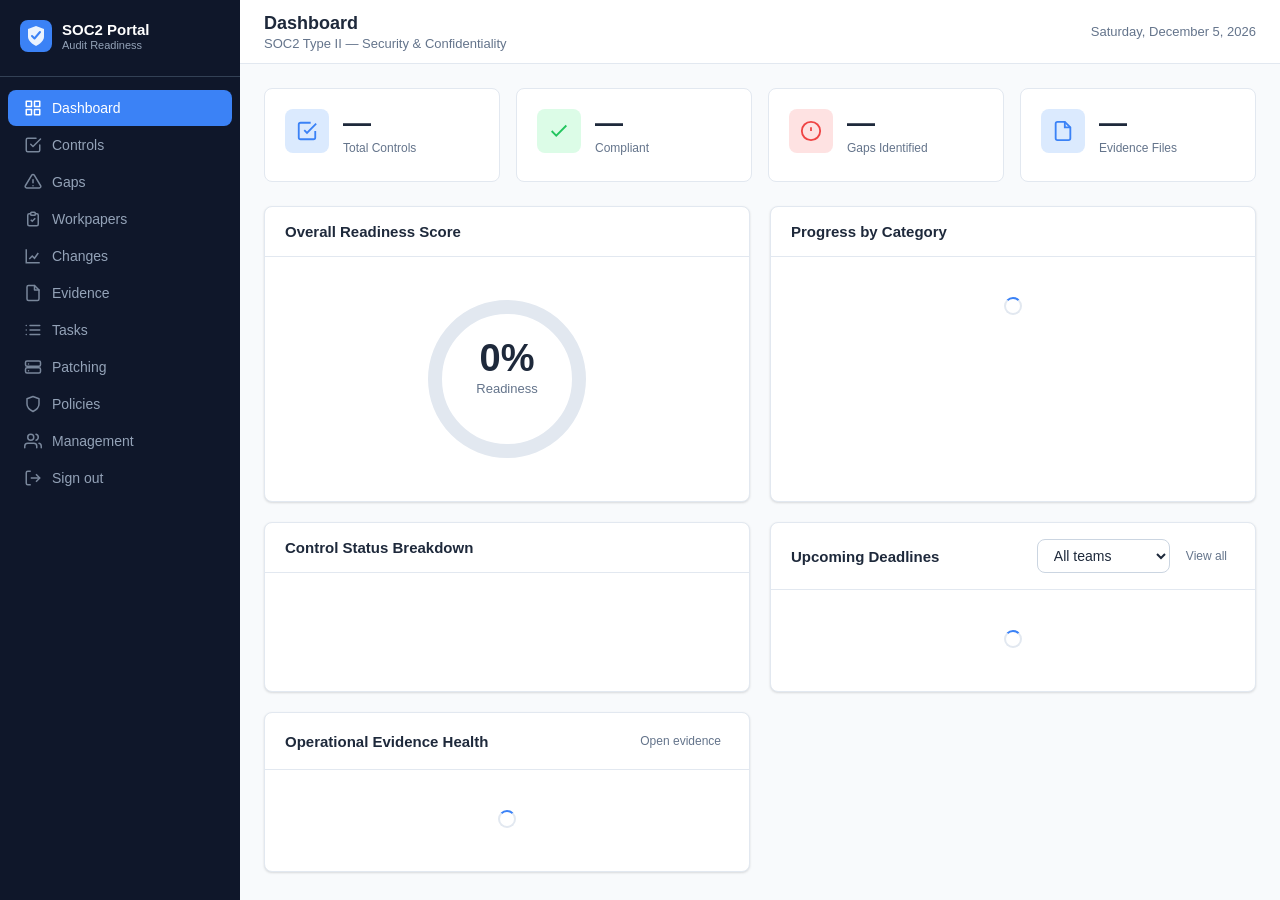
<file: index.html>
<!DOCTYPE html>
<html lang="en">
<head>
<meta charset="UTF-8"><meta name="viewport" content="width=device-width, initial-scale=1">
<title>Dashboard — SOC2 Readiness Portal</title>
<link rel="stylesheet" href="/css/style.css">
</head>
<body>
<div class="layout">
  <!-- Sidebar -->
  <aside class="sidebar">
    <div class="sidebar-logo">
      <svg width="32" height="32" viewBox="0 0 32 32" fill="none">
        <rect width="32" height="32" rx="8" fill="#3b82f6"/>
        <path d="M16 6l8 3v8c0 5-8 9-8 9s-8-4-8-9V9l8-3z" fill="white" opacity=".9"/>
        <path d="M12 16l2.5 2.5L20 12" stroke="#3b82f6" stroke-width="2" stroke-linecap="round" stroke-linejoin="round"/>
      </svg>
      <div>
        <div class="sidebar-logo-text">SOC2 Portal</div>
        <div class="sidebar-logo-sub">Audit Readiness</div>
      </div>
    </div>
    <nav class="sidebar-nav" id="sidebar-nav"></nav>
  </aside>

  <!-- Main -->
  <div class="main">
    <header class="topbar">
      <div>
        <div class="topbar-title">Dashboard</div>
        <div class="topbar-sub">SOC2 Type II — Security &amp; Confidentiality</div>
      </div>
      <div class="topbar-actions">
        <span id="dash-date" style="font-size:13px;color:var(--text-secondary)"></span>
      </div>
    </header>

    <div class="content">
      <!-- Stat cards -->
      <div class="stats-grid" id="stats-grid">
        <div class="stat-card"><div class="stat-icon blue"><svg width="22" height="22" viewBox="0 0 24 24" fill="none" stroke="currentColor" stroke-width="2"><path d="M9 11l3 3L22 4"/><path d="M21 12v7a2 2 0 01-2 2H5a2 2 0 01-2-2V5a2 2 0 012-2h11"/></svg></div><div><div class="stat-value" id="stat-total">—</div><div class="stat-label">Total Controls</div><div class="stat-sub" id="stat-coverage"></div></div></div>
        <div class="stat-card"><div class="stat-icon green"><svg width="22" height="22" viewBox="0 0 24 24" fill="none" stroke="currentColor" stroke-width="2"><polyline points="20 6 9 17 4 12"/></svg></div><div><div class="stat-value" id="stat-compliant">—</div><div class="stat-label">Compliant</div><div class="stat-sub" id="stat-compliant-pct"></div></div></div>
        <div class="stat-card"><div class="stat-icon red"><svg width="22" height="22" viewBox="0 0 24 24" fill="none" stroke="currentColor" stroke-width="2"><circle cx="12" cy="12" r="10"/><line x1="12" y1="8" x2="12" y2="12"/><line x1="12" y1="16" x2="12.01" y2="16"/></svg></div><div><div class="stat-value" id="stat-gaps">—</div><div class="stat-label">Gaps Identified</div><div class="stat-sub" id="stat-open-tasks"></div></div></div>
        <div class="stat-card"><div class="stat-icon blue"><svg width="22" height="22" viewBox="0 0 24 24" fill="none" stroke="currentColor" stroke-width="2"><path d="M14 2H6a2 2 0 00-2 2v16a2 2 0 002 2h12a2 2 0 002-2V8z"/><polyline points="14 2 14 8 20 8"/></svg></div><div><div class="stat-value" id="stat-evidence">—</div><div class="stat-label">Evidence Files</div><div class="stat-sub" id="stat-policies"></div></div></div>
      </div>

      <div class="dashboard-grid">
        <!-- Readiness score -->
        <div class="card">
          <div class="card-header"><span class="card-title">Overall Readiness Score</span></div>
          <div class="card-body" style="display:flex;align-items:center;justify-content:center;padding:32px">
            <svg width="180" height="180" viewBox="0 0 180 180">
              <circle cx="90" cy="90" r="72" fill="none" stroke="#e2e8f0" stroke-width="14"/>
              <circle cx="90" cy="90" r="72" fill="none" stroke="#22c55e" stroke-width="14"
                stroke-dasharray="452" stroke-dashoffset="452"
                id="score-arc" stroke-linecap="round"
                transform="rotate(-90 90 90)" style="transition:stroke-dashoffset 1s ease"/>
              <text x="90" y="82" text-anchor="middle" font-size="38" font-weight="800" fill="#1e293b" id="score-pct">0%</text>
              <text x="90" y="104" text-anchor="middle" font-size="13" fill="#64748b">Readiness</text>
              <text x="90" y="120" text-anchor="middle" font-size="12" fill="#94a3b8" id="score-sub"></text>
            </svg>
          </div>
        </div>

        <!-- Progress by Category -->
        <div class="card">
          <div class="card-header"><span class="card-title">Progress by Category</span></div>
          <div class="card-body" id="category-bars">
            <div style="color:var(--text-secondary);text-align:center;padding:20px"><div class="spinner"></div></div>
          </div>
        </div>

        <!-- Status breakdown -->
        <div class="card">
          <div class="card-header"><span class="card-title">Control Status Breakdown</span></div>
          <div class="card-body" id="status-breakdown"></div>
        </div>

        <!-- Upcoming Tasks -->
        <div class="card">
          <div class="card-header">
            <span class="card-title">Upcoming Deadlines</span>
            <div style="display:flex;gap:8px;align-items:center">
              <!-- Scope is remembered, because the person who only owns IT should not have
                   to re-filter every visit to see their own queue. -->
              <select class="filter-select" id="task-scope" onchange="setTaskScope(this.value)"
                      title="Show only one team's outstanding work">
                <option value="all">All teams</option>
                <option value="it">IT only</option>
                <option value="business">Business only</option>
                <option value="hr">HR only</option>
              </select>
              <a href="/tasks.html" id="upcoming-view-all" class="btn btn-ghost btn-sm">View all</a>
            </div>
          </div>
          <div class="card-body" id="upcoming-tasks">
            <div style="color:var(--text-secondary);text-align:center;padding:20px"><div class="spinner"></div></div>
          </div>
        </div>

        <div class="card">
          <div class="card-header">
            <span class="card-title">Operational Evidence Health</span>
            <a href="/evidence.html" class="btn btn-ghost btn-sm">Open evidence</a>
          </div>
          <div class="card-body" id="evidence-health">
            <div style="color:var(--text-secondary);text-align:center;padding:20px"><div class="spinner"></div></div>
          </div>
        </div>
      </div>
    </div>
  </div>
</div>
<script src="/js/api.js"></script>
<script src="/js/dashboard.js"></script>
</body>
</html>
</file>
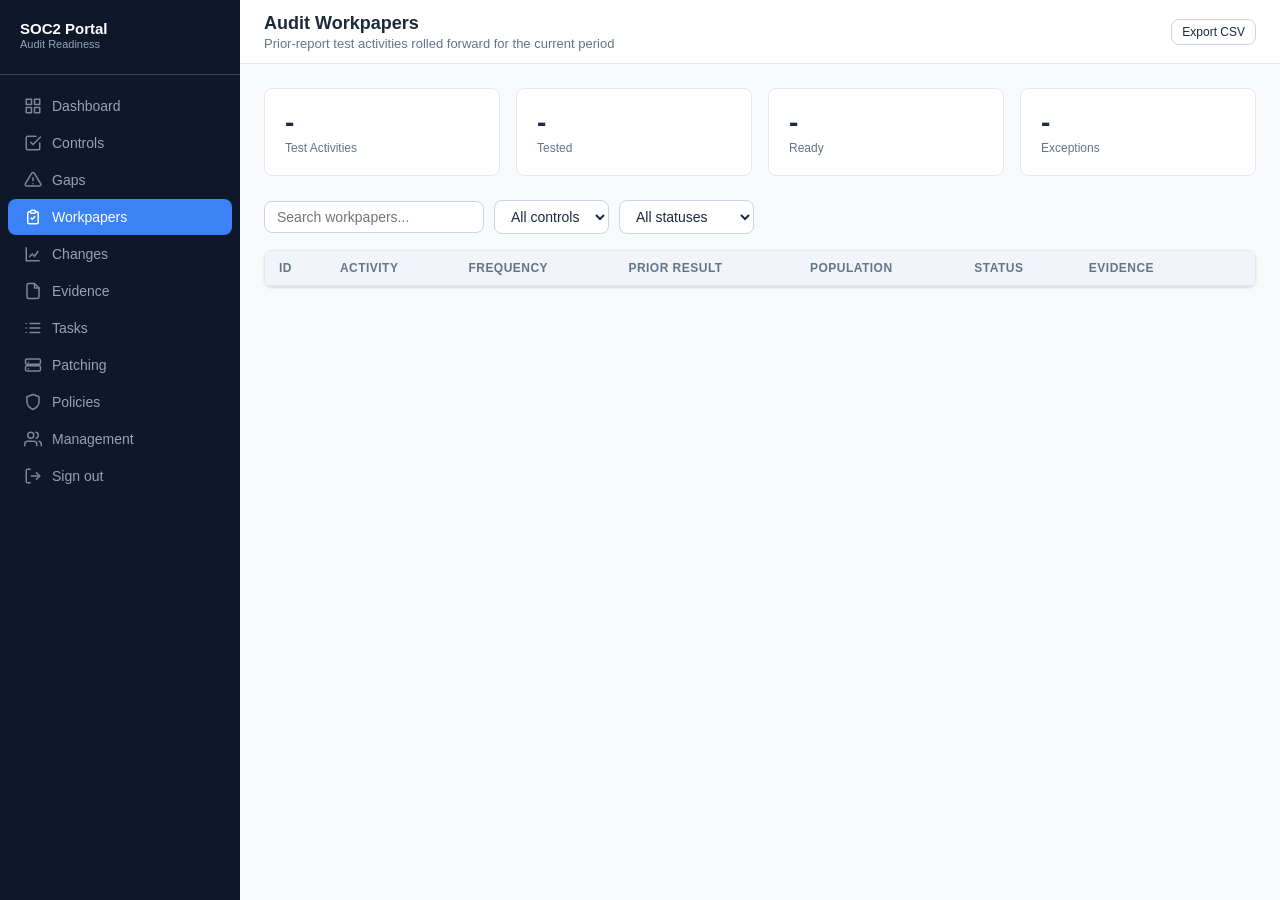
<file: audit_tests.html>
<!DOCTYPE html>
<html lang="en"><head><meta charset="UTF-8"><meta name="viewport" content="width=device-width,initial-scale=1"><title>Workpapers - SOC2 Portal</title><link rel="stylesheet" href="/css/style.css"></head>
<body><div class="layout"><aside class="sidebar"><div class="sidebar-logo"><div><div class="sidebar-logo-text">SOC2 Portal</div><div class="sidebar-logo-sub">Audit Readiness</div></div></div><nav class="sidebar-nav" id="sidebar-nav"></nav></aside>
<div class="main"><header class="topbar"><div><div class="topbar-title">Audit Workpapers</div><div class="topbar-sub" id="subtitle">Prior-report test activities rolled forward for the current period</div></div><button class="btn btn-secondary btn-sm" onclick="exportCSV()">Export CSV</button></header>
<div class="content"><div class="stats-grid"><div class="stat-card"><div><div class="stat-value" id="wp-total">-</div><div class="stat-label">Test Activities</div></div></div><div class="stat-card"><div><div class="stat-value" id="wp-tested">-</div><div class="stat-label">Tested</div></div></div><div class="stat-card"><div><div class="stat-value" id="wp-ready">-</div><div class="stat-label">Ready</div></div></div><div class="stat-card"><div><div class="stat-value" id="wp-exceptions">-</div><div class="stat-label">Exceptions</div></div></div></div>
<div class="toolbar"><div class="search-box"><input id="search" placeholder="Search workpapers..." oninput="filterWorkpapers()"></div><select id="control-filter" class="filter-select" onchange="filterWorkpapers()"><option value="">All controls</option></select><select id="status-filter" class="filter-select" onchange="filterWorkpapers()"><option value="">All statuses</option><option value="not_started">Not started</option><option value="in_progress">In progress</option><option value="ready">Ready for test</option><option value="tested">Tested</option><option value="exception">Exception</option><option value="not_applicable">Not applicable</option></select><span id="count" style="margin-left:auto;color:var(--text-secondary)"></span></div>
<div class="card"><div class="table-wrap"><table><thead><tr><th>ID</th><th>Activity</th><th>Frequency</th><th>Prior result</th><th>Population</th><th>Status</th><th>Evidence</th><th></th></tr></thead><tbody id="tbody"></tbody></table></div></div></div></div></div>
<div class="modal-overlay hidden" id="edit-modal"><div class="modal"><div class="modal-header"><span class="modal-title" id="modal-title"></span><button class="modal-close" onclick="closeModal('edit-modal')">&times;</button></div><div class="modal-body"><div class="form-group"><label class="form-label">Activity</label><div id="activity" style="line-height:1.5"></div></div><div class="form-row"><div class="form-group"><label class="form-label">Status</label><select class="form-control" id="wp-status"><option value="not_started">Not started</option><option value="in_progress">In progress</option><option value="ready">Ready for test</option><option value="tested">Tested</option><option value="exception">Exception</option><option value="not_applicable">Not applicable</option></select></div><div class="form-group"><label class="form-label">Owner ID</label><input class="form-control" id="wp-owner"></div></div><div class="form-group"><label class="form-label">Population source</label><textarea class="form-control" id="wp-population" placeholder="System/report and complete population definition"></textarea></div><div class="form-group"><label class="form-label">Sample references (one per line)</label><textarea class="form-control" id="wp-samples"></textarea></div><div class="form-group"><label class="form-label">Management testing conclusion</label><textarea class="form-control" id="wp-conclusion"></textarea></div><div class="form-group"><label class="form-label">Exception / remediation</label><textarea class="form-control" id="wp-exception"></textarea></div></div><div class="modal-footer"><button class="btn btn-secondary" onclick="closeModal('edit-modal')">Cancel</button><button class="btn btn-primary" onclick="saveWorkpaper()">Save</button></div></div></div>
<script src="/js/api.js"></script><script src="/js/audit_tests.js"></script></body></html>
</file>
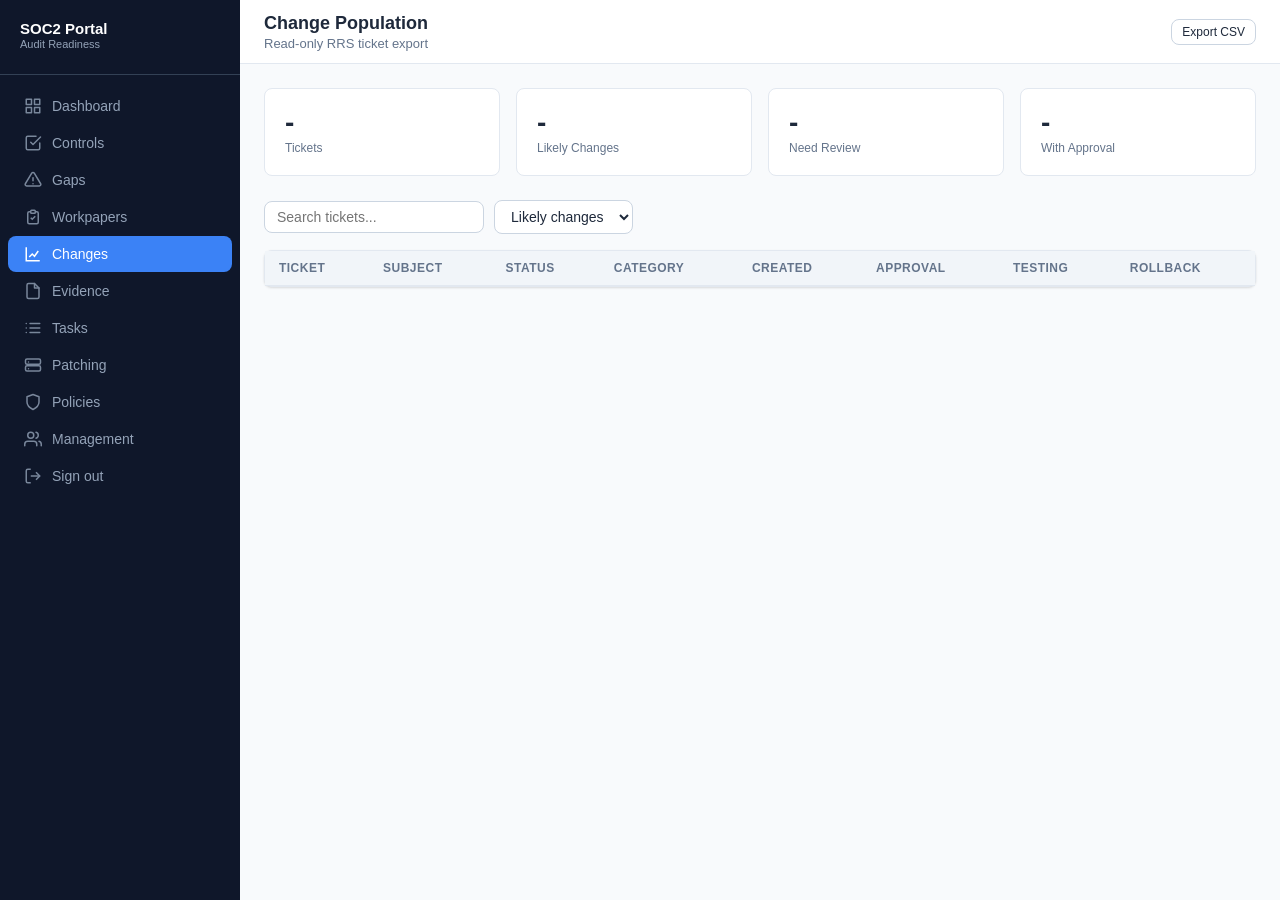
<file: change_population.html>
<!DOCTYPE html><html lang="en"><head><meta charset="UTF-8"><meta name="viewport" content="width=device-width,initial-scale=1"><title>Change Population - SOC2 Portal</title><link rel="stylesheet" href="/css/style.css"></head><body><div class="layout"><aside class="sidebar"><div class="sidebar-logo"><div><div class="sidebar-logo-text">SOC2 Portal</div><div class="sidebar-logo-sub">Audit Readiness</div></div></div><nav class="sidebar-nav" id="sidebar-nav"></nav></aside><div class="main"><header class="topbar"><div><div class="topbar-title">Change Population</div><div class="topbar-sub" id="subtitle">Read-only RRS ticket export</div></div><button class="btn btn-secondary btn-sm" onclick="exportCSV()">Export CSV</button></header><div class="content"><div class="stats-grid"><div class="stat-card"><div><div class="stat-value" id="total">-</div><div class="stat-label">Tickets</div></div></div><div class="stat-card"><div><div class="stat-value" id="changes">-</div><div class="stat-label">Likely Changes</div></div></div><div class="stat-card"><div><div class="stat-value" id="review">-</div><div class="stat-label">Need Review</div></div></div><div class="stat-card"><div><div class="stat-value" id="approved">-</div><div class="stat-label">With Approval</div></div></div></div><div class="toolbar"><div class="search-box"><input id="search" placeholder="Search tickets..." oninput="render()"></div><select id="scope" class="filter-select" onchange="render()"><option value="changes">Likely changes</option><option value="review">Needs review</option><option value="all">All tickets</option></select><span id="count" style="margin-left:auto;color:var(--text-secondary)"></span></div><div class="card"><div class="table-wrap"><table><thead><tr><th>Ticket</th><th>Subject</th><th>Status</th><th>Category</th><th>Created</th><th>Approval</th><th>Testing</th><th>Rollback</th></tr></thead><tbody id="tbody"></tbody></table></div></div></div></div></div><script src="/js/api.js"></script><script src="/js/change_population.js"></script></body></html>
</file>
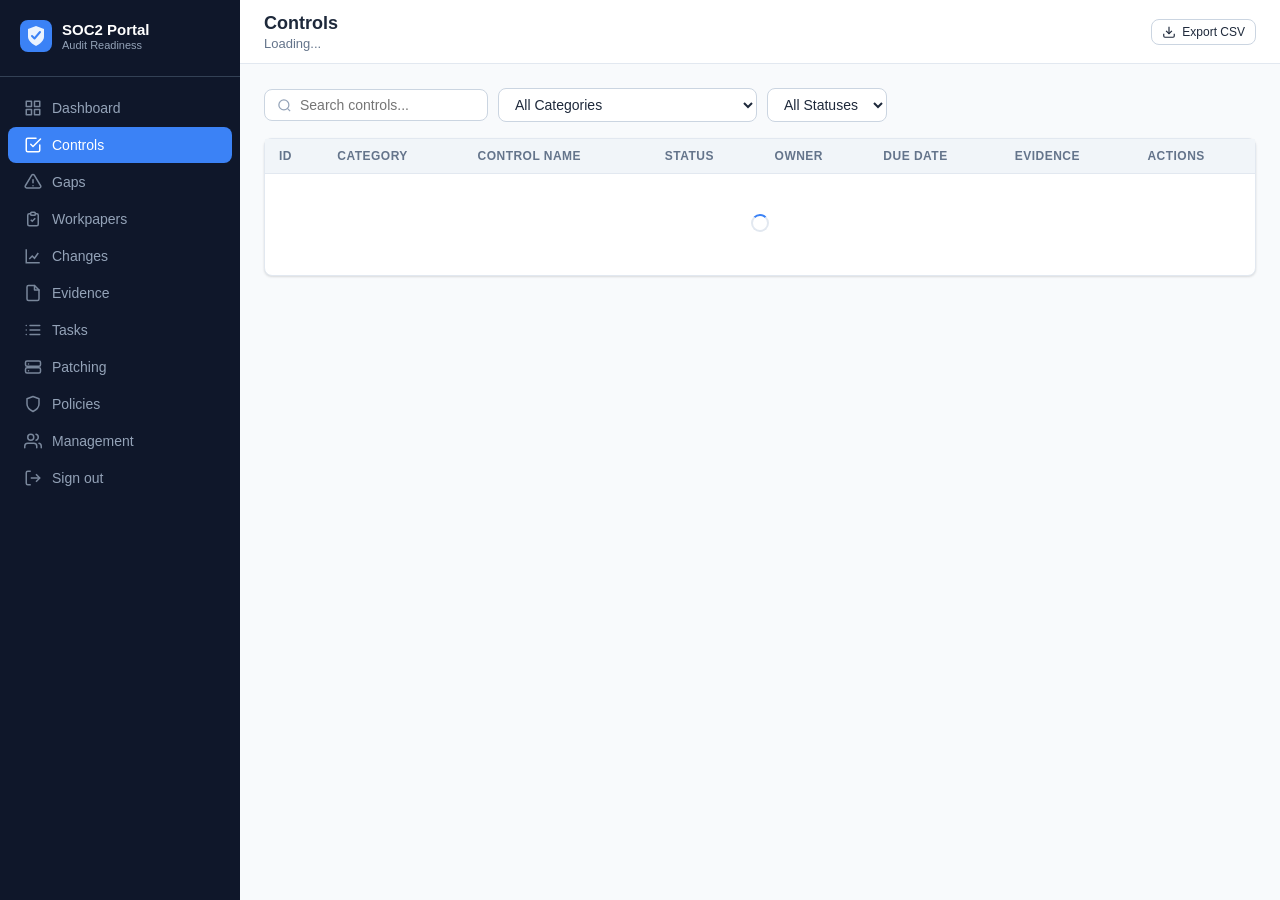
<file: controls.html>
<!DOCTYPE html>
<html lang="en">
<head>
<meta charset="UTF-8"><meta name="viewport" content="width=device-width, initial-scale=1">
<title>Controls — SOC2 Readiness Portal</title>
<link rel="stylesheet" href="/css/style.css">
</head>
<body>
<div class="layout">
  <aside class="sidebar">
    <div class="sidebar-logo">
      <svg width="32" height="32" viewBox="0 0 32 32" fill="none"><rect width="32" height="32" rx="8" fill="#3b82f6"/><path d="M16 6l8 3v8c0 5-8 9-8 9s-8-4-8-9V9l8-3z" fill="white" opacity=".9"/><path d="M12 16l2.5 2.5L20 12" stroke="#3b82f6" stroke-width="2" stroke-linecap="round" stroke-linejoin="round"/></svg>
      <div><div class="sidebar-logo-text">SOC2 Portal</div><div class="sidebar-logo-sub">Audit Readiness</div></div>
    </div>
    <nav class="sidebar-nav" id="sidebar-nav"></nav>
  </aside>
  <div class="main">
    <header class="topbar">
      <div><div class="topbar-title">Controls</div><div class="topbar-sub" id="controls-subtitle">Loading...</div></div>
      <div class="topbar-actions">
        <button class="btn btn-secondary btn-sm" onclick="exportCSV()">
          <svg width="14" height="14" viewBox="0 0 24 24" fill="none" stroke="currentColor" stroke-width="2"><path d="M21 15v4a2 2 0 01-2 2H5a2 2 0 01-2-2v-4"/><polyline points="7 10 12 15 17 10"/><line x1="12" y1="15" x2="12" y2="3"/></svg>
          Export CSV
        </button>
      </div>
    </header>
    <div class="content">
      <div class="toolbar">
        <div class="search-box">
          <svg width="15" height="15" viewBox="0 0 24 24" fill="none" stroke="currentColor" stroke-width="2"><circle cx="11" cy="11" r="8"/><line x1="21" y1="21" x2="16.65" y2="16.65"/></svg>
          <input type="text" id="search" placeholder="Search controls..." oninput="filterControls()">
        </div>
        <select class="filter-select" id="filter-category" onchange="filterControls()">
          <option value="">All Categories</option>
          <option value="CC1">CC1 — Control Environment</option>
          <option value="CC2">CC2 — Communication</option>
          <option value="CC3">CC3 — Risk Assessment</option>
          <option value="CC4">CC4 — Monitoring</option>
          <option value="CC5">CC5 — Control Activities</option>
          <option value="CC6">CC6 — Logical &amp; Physical Access</option>
          <option value="CC7">CC7 — System Operations</option>
          <option value="CC8">CC8 — Change Management</option>
          <option value="CC9">CC9 — Risk Mitigation</option>
          <option value="C1">C1 — Confidentiality</option>
        </select>
        <select class="filter-select" id="filter-status" onchange="filterControls()">
          <option value="">All Statuses</option>
          <option value="not_started">Not Started</option>
          <option value="in_progress">In Progress</option>
          <option value="compliant">Compliant</option>
          <option value="gap">Gap</option>
        </select>
        <span id="controls-count" style="color:var(--text-secondary);font-size:13px;margin-left:auto"></span>
      </div>

      <div class="card">
        <div class="table-wrap">
          <table>
            <thead>
              <tr>
                <th>ID</th>
                <th>Category</th>
                <th>Control Name</th>
                <th>Status</th>
                <th>Owner</th>
                <th>Due Date</th>
                <th>Evidence</th>
                <th>Actions</th>
              </tr>
            </thead>
            <tbody id="controls-tbody">
              <tr><td colspan="8" style="text-align:center;padding:40px"><div class="spinner"></div></td></tr>
            </tbody>
          </table>
        </div>
      </div>
    </div>
  </div>
</div>

<!-- Edit Modal -->
<div class="modal-overlay hidden" id="edit-modal">
  <div class="modal">
    <div class="modal-header">
      <span class="modal-title" id="edit-modal-title">Edit Control</span>
      <button class="modal-close" onclick="closeModal('edit-modal')">&times;</button>
    </div>
    <div class="modal-body">
      <div style="background:var(--slate-50);border-radius:var(--radius);padding:14px;margin-bottom:20px">
        <div style="font-size:13px;font-weight:600;color:var(--text-secondary);margin-bottom:4px" id="edit-control-id"></div>
        <div style="font-size:14px;font-weight:600;color:var(--text-primary)" id="edit-control-name"></div>
        <div style="font-size:13px;color:var(--text-secondary);margin-top:6px;line-height:1.5" id="edit-control-desc"></div>
      </div>
      <div class="form-group">
        <label class="form-label">Status <span>*</span></label>
        <select class="form-control" id="edit-status">
          <option value="not_started">Not Started</option>
          <option value="in_progress">In Progress</option>
          <option value="compliant">Compliant</option>
          <option value="gap">Gap</option>
        </select>
      </div>
      <div class="form-row">
        <div class="form-group">
          <label class="form-label">Owner</label>
          <input class="form-control" id="edit-owner" type="text" placeholder="Name or team">
        </div>
        <div class="form-group">
          <label class="form-label">Due Date</label>
          <input class="form-control" id="edit-due" type="date">
        </div>
      </div>
      <div class="form-group">
        <label class="form-label">Notes</label>
        <textarea class="form-control" id="edit-notes" placeholder="Implementation notes, gaps, action items..."></textarea>
      </div>
    </div>
    <div class="modal-footer">
      <button class="btn btn-secondary" onclick="closeModal('edit-modal')">Cancel</button>
      <button class="btn btn-primary" onclick="saveControl()">Save Changes</button>
    </div>
  </div>
</div>

<script src="/js/api.js"></script>
<script src="/js/controls.js"></script>
</body>
</html>
</file>
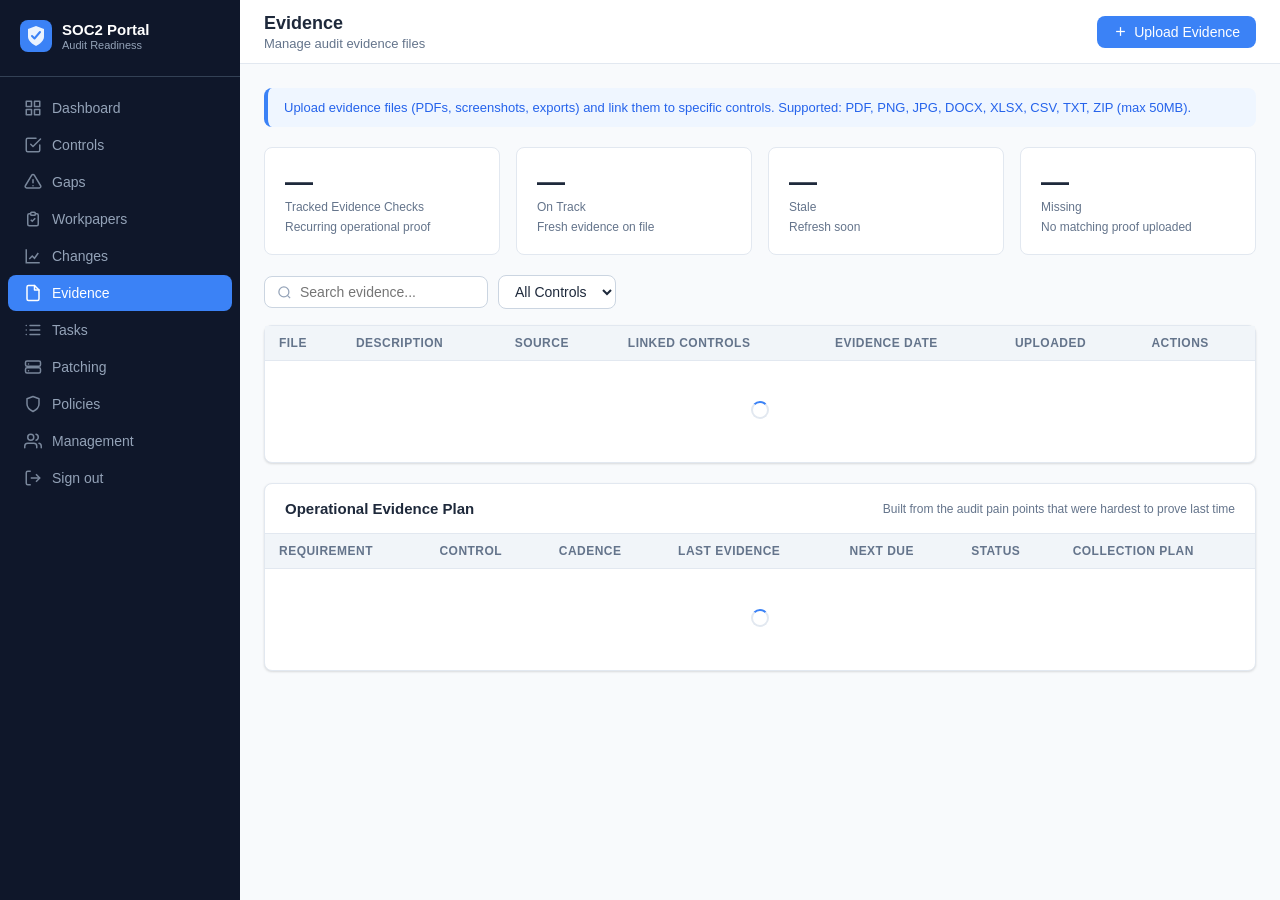
<file: evidence.html>
<!DOCTYPE html>
<html lang="en">
<head>
<meta charset="UTF-8"><meta name="viewport" content="width=device-width, initial-scale=1">
<title>Evidence — SOC2 Readiness Portal</title>
<link rel="stylesheet" href="/css/style.css">
</head>
<body>
<div class="layout">
  <aside class="sidebar">
    <div class="sidebar-logo">
      <svg width="32" height="32" viewBox="0 0 32 32" fill="none"><rect width="32" height="32" rx="8" fill="#3b82f6"/><path d="M16 6l8 3v8c0 5-8 9-8 9s-8-4-8-9V9l8-3z" fill="white" opacity=".9"/><path d="M12 16l2.5 2.5L20 12" stroke="#3b82f6" stroke-width="2" stroke-linecap="round" stroke-linejoin="round"/></svg>
      <div><div class="sidebar-logo-text">SOC2 Portal</div><div class="sidebar-logo-sub">Audit Readiness</div></div>
    </div>
    <nav class="sidebar-nav" id="sidebar-nav"></nav>
  </aside>
  <div class="main">
    <header class="topbar">
      <div><div class="topbar-title">Evidence</div><div class="topbar-sub" id="evidence-subtitle">Manage audit evidence files</div></div>
      <div class="topbar-actions">
        <button class="btn btn-primary" onclick="openModal('upload-modal')">
          <svg width="15" height="15" viewBox="0 0 24 24" fill="none" stroke="currentColor" stroke-width="2"><line x1="12" y1="5" x2="12" y2="19"/><line x1="5" y1="12" x2="19" y2="12"/></svg>
          Upload Evidence
        </button>
      </div>
    </header>
    <div class="content">
      <div class="alert alert-info" style="margin-bottom:20px">
        Upload evidence files (PDFs, screenshots, exports) and link them to specific controls. Supported: PDF, PNG, JPG, DOCX, XLSX, CSV, TXT, ZIP (max 50MB).
      </div>

      <div class="stats-grid" style="margin-bottom:20px">
        <div class="stat-card"><div><div class="stat-value" id="req-total">—</div><div class="stat-label">Tracked Evidence Checks</div><div class="stat-sub">Recurring operational proof</div></div></div>
        <div class="stat-card"><div><div class="stat-value" id="req-on-track">—</div><div class="stat-label">On Track</div><div class="stat-sub">Fresh evidence on file</div></div></div>
        <div class="stat-card"><div><div class="stat-value" id="req-stale">—</div><div class="stat-label">Stale</div><div class="stat-sub">Refresh soon</div></div></div>
        <div class="stat-card"><div><div class="stat-value" id="req-missing">—</div><div class="stat-label">Missing</div><div class="stat-sub">No matching proof uploaded</div></div></div>
      </div>

      <div class="toolbar">
        <div class="search-box">
          <svg width="15" height="15" viewBox="0 0 24 24" fill="none" stroke="currentColor" stroke-width="2"><circle cx="11" cy="11" r="8"/><line x1="21" y1="21" x2="16.65" y2="16.65"/></svg>
          <input type="text" id="search" placeholder="Search evidence..." oninput="filterEvidence()">
        </div>
        <select class="filter-select" id="filter-control" onchange="filterEvidence()">
          <option value="">All Controls</option>
        </select>
        <span id="evidence-count" style="color:var(--text-secondary);font-size:13px;margin-left:auto"></span>
      </div>

      <div class="card">
        <div class="table-wrap">
          <table>
            <thead>
              <tr>
                <th>File</th>
                <th>Description</th>
                <th>Source</th>
                <th>Linked Controls</th>
                <th>Evidence Date</th>
                <th>Uploaded</th>
                <th>Actions</th>
              </tr>
            </thead>
            <tbody id="evidence-tbody">
              <tr><td colspan="7" style="text-align:center;padding:40px"><div class="spinner"></div></td></tr>
            </tbody>
          </table>
        </div>
      </div>

      <div class="card" style="margin-top:20px">
        <div class="card-header">
          <span class="card-title">Operational Evidence Plan</span>
          <span style="font-size:12px;color:var(--text-secondary)">Built from the audit pain points that were hardest to prove last time</span>
        </div>
        <div class="table-wrap">
          <table>
            <thead>
              <tr>
                <th>Requirement</th>
                <th>Control</th>
                <th>Cadence</th>
                <th>Last Evidence</th>
                <th>Next Due</th>
                <th>Status</th>
                <th>Collection Plan</th>
              </tr>
            </thead>
            <tbody id="requirements-tbody">
              <tr><td colspan="7" style="text-align:center;padding:40px"><div class="spinner"></div></td></tr>
            </tbody>
          </table>
        </div>
      </div>
    </div>
  </div>
</div>

<!-- Upload Modal -->
<div class="modal-overlay hidden" id="upload-modal">
  <div class="modal">
    <div class="modal-header">
      <span class="modal-title">Upload Evidence</span>
      <button class="modal-close" onclick="closeModal('upload-modal')">&times;</button>
    </div>
    <div class="modal-body">
      <div class="form-group">
        <div class="upload-zone" id="upload-zone" onclick="document.getElementById('upload-input').click()" ondragover="handleDragOver(event)" ondragleave="handleDragLeave(event)" ondrop="handleDrop(event)">
          <svg width="40" height="40" viewBox="0 0 24 24" fill="none" stroke="currentColor" stroke-width="1.5"><path d="M21 15v4a2 2 0 01-2 2H5a2 2 0 01-2-2v-4"/><polyline points="17 8 12 3 7 8"/><line x1="12" y1="3" x2="12" y2="15"/></svg>
          <p><strong>Click to browse</strong> or drag &amp; drop</p>
          <p style="margin-top:6px;font-size:12px">PDF, PNG, JPG, DOCX, XLSX, CSV, TXT, ZIP — max 50MB</p>
          <p id="selected-file-name" style="margin-top:10px;font-weight:600;color:var(--blue-500)"></p>
        </div>
        <input type="file" id="upload-input" onchange="handleFileSelect(event)" accept=".pdf,.png,.jpg,.jpeg,.gif,.docx,.xlsx,.csv,.txt,.zip">
      </div>
      <div class="form-group">
        <label class="form-label">Description</label>
        <input class="form-control" id="upload-desc" type="text" placeholder="e.g., Q1 2026 Access Review Screenshot">
      </div>
      <div class="form-row">
        <div class="form-group">
          <label class="form-label">Source System</label>
          <input class="form-control" id="upload-source" type="text" placeholder="e.g., Atera, AWS CloudWatch, Windows Defender">
        </div>
        <div class="form-group">
          <label class="form-label">Evidence Date</label>
          <input class="form-control" id="upload-evidence-date" type="date">
        </div>
      </div>
      <div class="form-group">
        <label class="form-label">Collected By</label>
        <input class="form-control" id="upload-owner" type="text" placeholder="Name or team">
      </div>
      <div class="form-group">
        <label class="form-label">Link to Controls</label>
        <div id="control-checkboxes" style="max-height:200px;overflow-y:auto;border:1px solid var(--slate-300);border-radius:var(--radius);padding:10px;display:grid;grid-template-columns:1fr 1fr;gap:4px"></div>
        <div class="form-hint">Select one or more controls this evidence supports</div>
      </div>
      <div class="form-group"><label class="form-label">Audit test activity</label><select class="form-control" id="upload-workpaper"><option value="">Not linked to a specific workpaper</option></select></div>
    </div>
    <div class="modal-footer">
      <button class="btn btn-secondary" onclick="closeModal('upload-modal')">Cancel</button>
      <button class="btn btn-primary" id="upload-btn" onclick="uploadEvidence()">Upload</button>
    </div>
  </div>
</div>

<!-- Edit Modal -->
<div class="modal-overlay hidden" id="edit-modal">
  <div class="modal">
    <div class="modal-header">
      <span class="modal-title">Edit Evidence</span>
      <button class="modal-close" onclick="closeModal('edit-modal')">&times;</button>
    </div>
    <div class="modal-body">
      <div class="form-group">
        <label class="form-label">Description</label>
        <input class="form-control" id="edit-desc" type="text">
      </div>
      <div class="form-row">
        <div class="form-group">
          <label class="form-label">Source System</label>
          <input class="form-control" id="edit-source" type="text">
        </div>
        <div class="form-group">
          <label class="form-label">Evidence Date</label>
          <input class="form-control" id="edit-evidence-date" type="date">
        </div>
      </div>
      <div class="form-group">
        <label class="form-label">Collected By</label>
        <input class="form-control" id="edit-owner" type="text">
      </div>
      <div class="form-group">
        <label class="form-label">Linked Controls</label>
        <div id="edit-control-checkboxes" style="max-height:200px;overflow-y:auto;border:1px solid var(--slate-300);border-radius:var(--radius);padding:10px;display:grid;grid-template-columns:1fr 1fr;gap:4px"></div>
      </div>
      <div class="form-group"><label class="form-label">Audit test activity</label><select class="form-control" id="edit-workpaper"><option value="">Not linked to a specific workpaper</option></select></div>
    </div>
    <div class="modal-footer">
      <button class="btn btn-secondary" onclick="closeModal('edit-modal')">Cancel</button>
      <button class="btn btn-primary" onclick="saveEvidence()">Save</button>
    </div>
  </div>
</div>

<script src="/js/api.js"></script>
<script src="/js/evidence.js"></script>
</body>
</html>
</file>
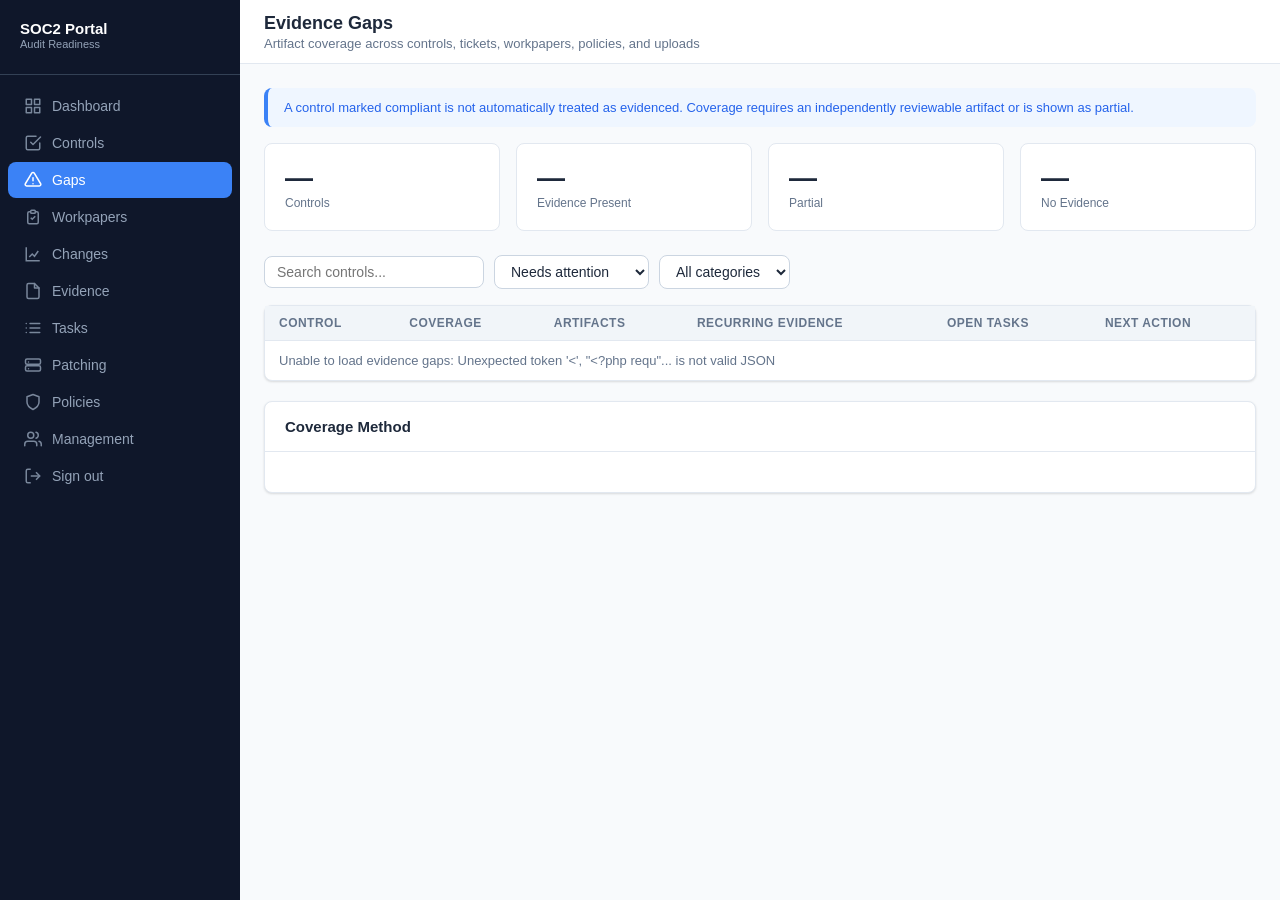
<file: gaps.html>
<!DOCTYPE html>
<html lang="en">
<head>
  <meta charset="UTF-8">
  <meta name="viewport" content="width=device-width,initial-scale=1">
  <title>Evidence Gaps — SOC2 Portal</title>
  <link rel="stylesheet" href="/css/style.css">
</head>
<body>
<div class="layout">
  <aside class="sidebar"><div class="sidebar-logo"><div><div class="sidebar-logo-text">SOC2 Portal</div><div class="sidebar-logo-sub">Audit Readiness</div></div></div><nav class="sidebar-nav" id="sidebar-nav"></nav></aside>
  <div class="main">
    <header class="topbar"><div><div class="topbar-title">Evidence Gaps</div><div class="topbar-sub">Artifact coverage across controls, tickets, workpapers, policies, and uploads</div></div></header>
    <div class="content">
      <div class="alert alert-info">A control marked compliant is not automatically treated as evidenced. Coverage requires an independently reviewable artifact or is shown as partial.</div>
      <div class="stats-grid">
        <div class="stat-card"><div><div class="stat-value" id="gap-total">—</div><div class="stat-label">Controls</div></div></div>
        <div class="stat-card"><div><div class="stat-value" id="gap-covered">—</div><div class="stat-label">Evidence Present</div></div></div>
        <div class="stat-card"><div><div class="stat-value" id="gap-partial">—</div><div class="stat-label">Partial</div></div></div>
        <div class="stat-card"><div><div class="stat-value" id="gap-none">—</div><div class="stat-label">No Evidence</div></div></div>
      </div>
      <div class="toolbar">
        <div class="search-box"><input id="gap-search" placeholder="Search controls..." oninput="renderGaps()"></div>
        <select class="filter-select" id="gap-coverage" onchange="renderGaps()"><option value="attention">Needs attention</option><option value="all">All coverage</option><option value="evidence_present">Evidence present</option><option value="partial">Partial</option><option value="no_evidence">No evidence</option></select>
        <select class="filter-select" id="gap-category" onchange="renderGaps()"><option value="all">All categories</option></select>
        <span id="gap-count" style="margin-left:auto;color:var(--text-secondary)"></span>
      </div>
      <div class="card"><div class="table-wrap"><table><thead><tr><th>Control</th><th>Coverage</th><th>Artifacts</th><th>Recurring Evidence</th><th>Open Tasks</th><th>Next Action</th></tr></thead><tbody id="gaps-body"></tbody></table></div></div>
      <div class="card" style="margin-top:20px"><div class="card-header"><span class="card-title">Coverage Method</span></div><div class="card-body" id="gap-methodology"></div></div>
    </div>
  </div>
</div>
<script src="/js/api.js"></script>
<script src="/js/gaps.js"></script>
</body>
</html>
</file>
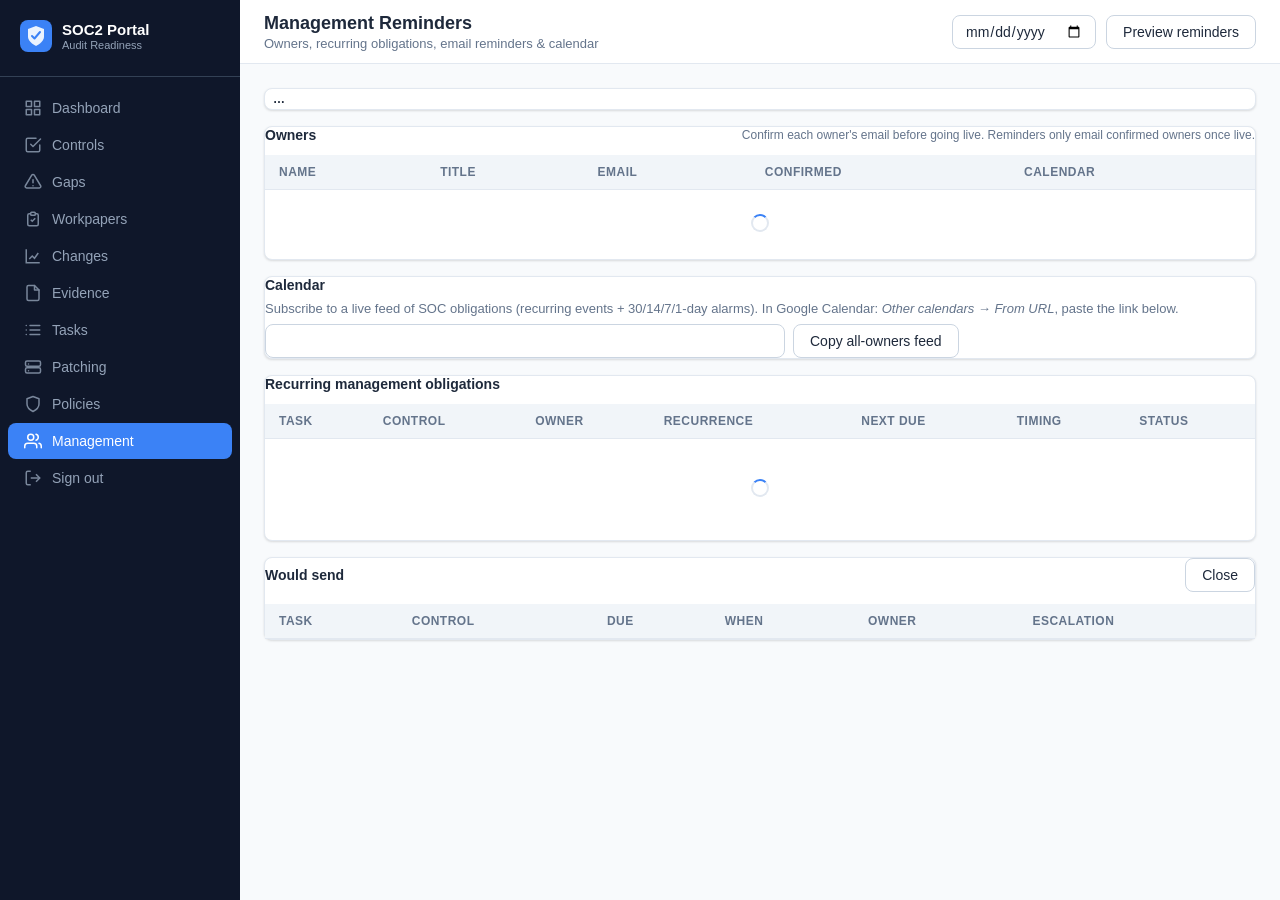
<file: management.html>
<!DOCTYPE html>
<html lang="en">
<head>
<meta charset="UTF-8"><meta name="viewport" content="width=device-width, initial-scale=1">
<title>Management — SOC2 Readiness Portal</title>
<link rel="stylesheet" href="/css/style.css">
</head>
<body>
<div class="layout">
  <aside class="sidebar">
    <div class="sidebar-logo">
      <svg width="32" height="32" viewBox="0 0 32 32" fill="none"><rect width="32" height="32" rx="8" fill="#3b82f6"/><path d="M16 6l8 3v8c0 5-8 9-8 9s-8-4-8-9V9l8-3z" fill="white" opacity=".9"/><path d="M12 16l2.5 2.5L20 12" stroke="#3b82f6" stroke-width="2" stroke-linecap="round" stroke-linejoin="round"/></svg>
      <div><div class="sidebar-logo-text">SOC2 Portal</div><div class="sidebar-logo-sub">Audit Readiness</div></div>
    </div>
    <nav class="sidebar-nav" id="sidebar-nav"></nav>
  </aside>
  <div class="main">
    <header class="topbar">
      <div><div class="topbar-title">Management Reminders</div><div class="topbar-sub">Owners, recurring obligations, email reminders &amp; calendar</div></div>
      <div class="topbar-actions">
        <input type="date" class="filter-select" id="preview-date" title="Preview reminders as of this date">
        <button class="btn btn-secondary" onclick="previewReminders()">Preview reminders</button>
      </div>
    </header>
    <div class="content">

      <div class="card" id="mode-banner" style="margin-bottom:16px">
        <div style="display:flex;align-items:center;gap:12px;flex-wrap:wrap">
          <span id="mode-pill" class="badge">…</span>
          <span style="color:var(--text-secondary);font-size:13px" id="mode-note"></span>
        </div>
      </div>

      <!-- Owners -->
      <div class="card" style="margin-bottom:16px">
        <div style="display:flex;justify-content:space-between;align-items:center;margin-bottom:12px">
          <strong>Owners</strong>
          <span style="color:var(--text-secondary);font-size:12px">Confirm each owner's email before going live. Reminders only email confirmed owners once live.</span>
        </div>
        <div class="table-wrap">
          <table>
            <thead><tr><th>Name</th><th>Title</th><th>Email</th><th>Confirmed</th><th>Calendar</th></tr></thead>
            <tbody id="owners-tbody"><tr><td colspan="5" style="text-align:center;padding:24px"><div class="spinner"></div></td></tr></tbody>
          </table>
        </div>
      </div>

      <!-- Calendar subscribe -->
      <div class="card" style="margin-bottom:16px">
        <strong>Calendar</strong>
        <p style="color:var(--text-secondary);font-size:13px;margin:8px 0">
          Subscribe to a live feed of SOC obligations (recurring events + 30/14/7/1-day alarms).
          In Google Calendar: <em>Other calendars → From URL</em>, paste the link below.
        </p>
        <div style="display:flex;gap:8px;align-items:center;flex-wrap:wrap">
          <input class="form-control" id="cal-all" readonly style="max-width:520px">
          <button class="btn btn-secondary" onclick="copyVal('cal-all')">Copy all-owners feed</button>
        </div>
      </div>

      <!-- Management tasks -->
      <div class="card">
        <div style="display:flex;justify-content:space-between;align-items:center;margin-bottom:12px">
          <strong>Recurring management obligations</strong>
          <span id="mgmt-count" style="color:var(--text-secondary);font-size:13px"></span>
        </div>
        <div class="table-wrap">
          <table>
            <thead><tr><th>Task</th><th>Control</th><th>Owner</th><th>Recurrence</th><th>Next due</th><th>Timing</th><th>Status</th></tr></thead>
            <tbody id="mgmt-tbody"><tr><td colspan="7" style="text-align:center;padding:40px"><div class="spinner"></div></td></tr></tbody>
          </table>
        </div>
      </div>

      <!-- Preview results -->
      <div class="card hidden" id="preview-card" style="margin-top:16px">
        <div style="display:flex;justify-content:space-between;align-items:center;margin-bottom:12px">
          <strong>Would send <span id="preview-when"></span></strong>
          <button class="btn btn-secondary" onclick="document.getElementById('preview-card').classList.add('hidden')">Close</button>
        </div>
        <div class="table-wrap">
          <table>
            <thead><tr><th>Task</th><th>Control</th><th>Due</th><th>When</th><th>Owner</th><th>Escalation</th></tr></thead>
            <tbody id="preview-tbody"></tbody>
          </table>
        </div>
      </div>

    </div>
  </div>
</div>
<script src="/js/api.js"></script>
<script src="/js/management.js"></script>
</body>
</html>
</file>
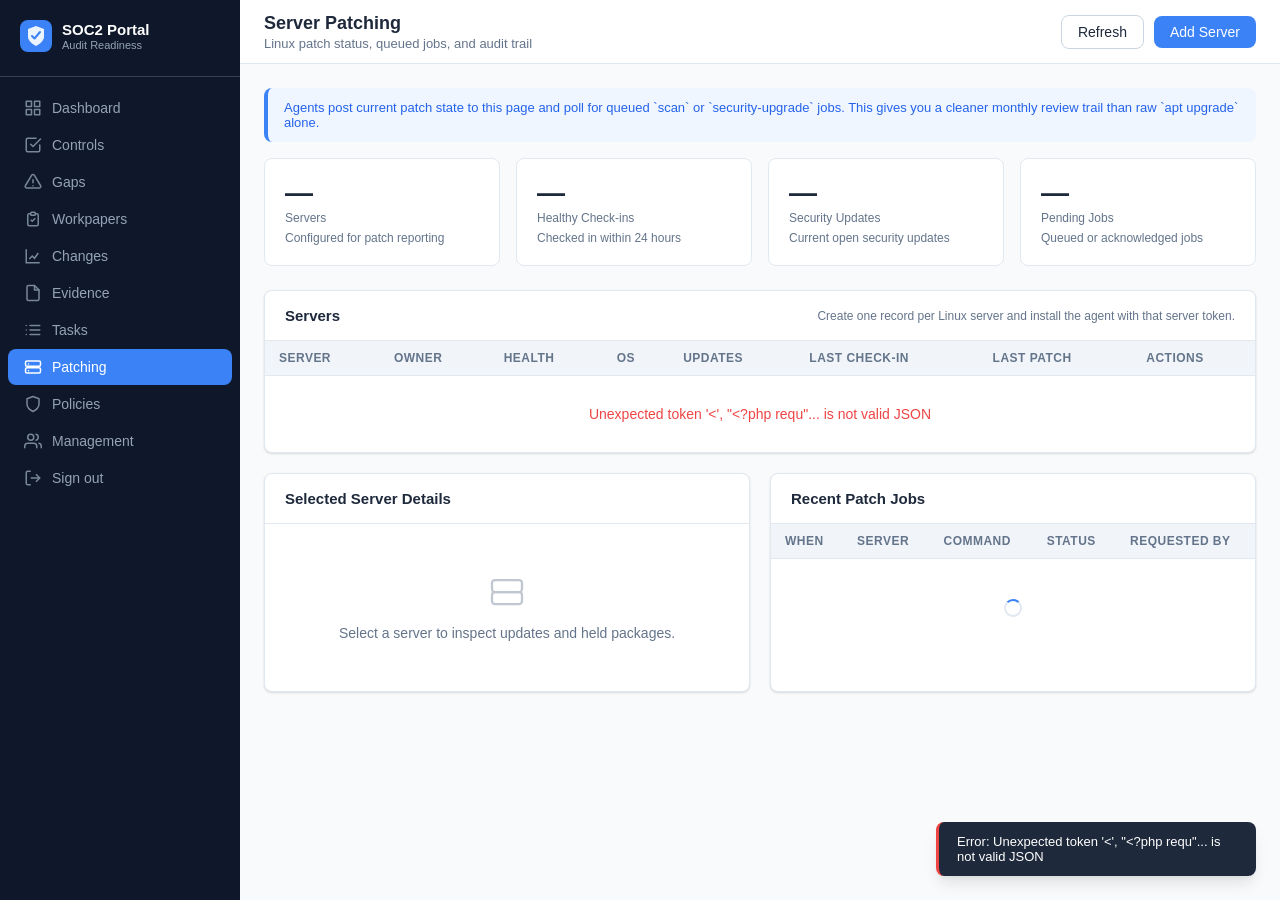
<file: patching.html>
<!DOCTYPE html>
<html lang="en">
<head>
<meta charset="UTF-8"><meta name="viewport" content="width=device-width, initial-scale=1">
<title>Patching — SOC2 Readiness Portal</title>
<link rel="stylesheet" href="/css/style.css">
</head>
<body>
<div class="layout">
  <aside class="sidebar">
    <div class="sidebar-logo">
      <svg width="32" height="32" viewBox="0 0 32 32" fill="none"><rect width="32" height="32" rx="8" fill="#3b82f6"/><path d="M16 6l8 3v8c0 5-8 9-8 9s-8-4-8-9V9l8-3z" fill="white" opacity=".9"/><path d="M12 16l2.5 2.5L20 12" stroke="#3b82f6" stroke-width="2" stroke-linecap="round" stroke-linejoin="round"/></svg>
      <div><div class="sidebar-logo-text">SOC2 Portal</div><div class="sidebar-logo-sub">Audit Readiness</div></div>
    </div>
    <nav class="sidebar-nav" id="sidebar-nav"></nav>
  </aside>
  <div class="main">
    <header class="topbar">
      <div><div class="topbar-title">Server Patching</div><div class="topbar-sub" id="patching-subtitle">Linux patch status, queued jobs, and audit trail</div></div>
      <div class="topbar-actions">
        <button class="btn btn-secondary" onclick="refreshData()">Refresh</button>
        <button class="btn btn-primary" onclick="openServerModal()">Add Server</button>
      </div>
    </header>
    <div class="content">
      <div class="alert alert-info">
        Agents post current patch state to this page and poll for queued `scan` or `security-upgrade` jobs. This gives you a cleaner monthly review trail than raw `apt upgrade` alone.
      </div>

      <div class="stats-grid">
        <div class="stat-card"><div><div class="stat-value" id="stat-servers">—</div><div class="stat-label">Servers</div><div class="stat-sub">Configured for patch reporting</div></div></div>
        <div class="stat-card"><div><div class="stat-value" id="stat-healthy">—</div><div class="stat-label">Healthy Check-ins</div><div class="stat-sub">Checked in within 24 hours</div></div></div>
        <div class="stat-card"><div><div class="stat-value" id="stat-security">—</div><div class="stat-label">Security Updates</div><div class="stat-sub">Current open security updates</div></div></div>
        <div class="stat-card"><div><div class="stat-value" id="stat-jobs">—</div><div class="stat-label">Pending Jobs</div><div class="stat-sub">Queued or acknowledged jobs</div></div></div>
      </div>

      <div class="dashboard-grid">
        <div class="card full">
          <div class="card-header">
            <span class="card-title">Servers</span>
            <span style="font-size:12px;color:var(--text-secondary)">Create one record per Linux server and install the agent with that server token.</span>
          </div>
          <div class="table-wrap">
            <table>
              <thead>
                <tr>
                  <th>Server</th>
                  <th>Owner</th>
                  <th>Health</th>
                  <th>OS</th>
                  <th>Updates</th>
                  <th>Last Check-in</th>
                  <th>Last Patch</th>
                  <th>Actions</th>
                </tr>
              </thead>
              <tbody id="servers-tbody">
                <tr><td colspan="8" style="text-align:center;padding:40px"><div class="spinner"></div></td></tr>
              </tbody>
            </table>
          </div>
        </div>

        <div class="card">
          <div class="card-header"><span class="card-title">Selected Server Details</span></div>
          <div class="card-body" id="server-detail">
            <div class="empty-state" style="padding:30px 20px">
              <svg width="36" height="36" viewBox="0 0 24 24" fill="none" stroke="currentColor" stroke-width="1.5"><rect x="2" y="4" width="20" height="8" rx="2"/><rect x="2" y="12" width="20" height="8" rx="2"/></svg>
              <p>Select a server to inspect updates and held packages.</p>
            </div>
          </div>
        </div>

        <div class="card">
          <div class="card-header"><span class="card-title">Recent Patch Jobs</span></div>
          <div class="table-wrap">
            <table>
              <thead>
                <tr>
                  <th>When</th>
                  <th>Server</th>
                  <th>Command</th>
                  <th>Status</th>
                  <th>Requested By</th>
                </tr>
              </thead>
              <tbody id="jobs-tbody">
                <tr><td colspan="5" style="text-align:center;padding:40px"><div class="spinner"></div></td></tr>
              </tbody>
            </table>
          </div>
        </div>
      </div>
    </div>
  </div>
</div>

<div class="modal-overlay hidden" id="server-modal">
  <div class="modal">
    <div class="modal-header">
      <span class="modal-title" id="server-modal-title">Add Server</span>
      <button class="modal-close" onclick="closeModal('server-modal')">&times;</button>
    </div>
    <div class="modal-body">
      <input type="hidden" id="server-id">
      <div class="form-row">
        <div class="form-group">
          <label class="form-label">Display Name <span>*</span></label>
          <input class="form-control" id="server-name" type="text" placeholder="e.g., Prod App 01">
        </div>
        <div class="form-group">
          <label class="form-label">Hostname</label>
          <input class="form-control" id="server-hostname" type="text" placeholder="e.g., prod-app-01">
        </div>
      </div>
      <div class="form-row">
        <div class="form-group">
          <label class="form-label">Environment</label>
          <select class="form-control" id="server-environment">
            <option value="production">production</option>
            <option value="staging">staging</option>
            <option value="development">development</option>
          </select>
        </div>
        <div class="form-group">
          <label class="form-label">Owner</label>
          <select class="form-control" id="server-owner">
            <option value="">Unassigned</option>
          </select>
        </div>
      </div>
      <div class="form-group" id="rotate-token-group" style="display:none">
        <label class="form-label"><input type="checkbox" id="server-rotate-token"> Rotate agent token</label>
        <div class="form-hint">Only rotate when you are ready to update the agent config on that server.</div>
      </div>
      <div class="form-group hidden" id="new-token-wrap">
        <label class="form-label">Agent Token</label>
        <textarea class="form-control" id="server-token" readonly style="min-height:72px"></textarea>
        <div class="form-hint">Copy this once and place it in the agent config on the server.</div>
      </div>
    </div>
    <div class="modal-footer">
      <button class="btn btn-secondary" onclick="closeModal('server-modal')">Cancel</button>
      <button class="btn btn-primary" onclick="saveServer()">Save Server</button>
    </div>
  </div>
</div>

<script src="/js/api.js"></script>
<script src="/js/patching.js"></script>
</body>
</html>
</file>
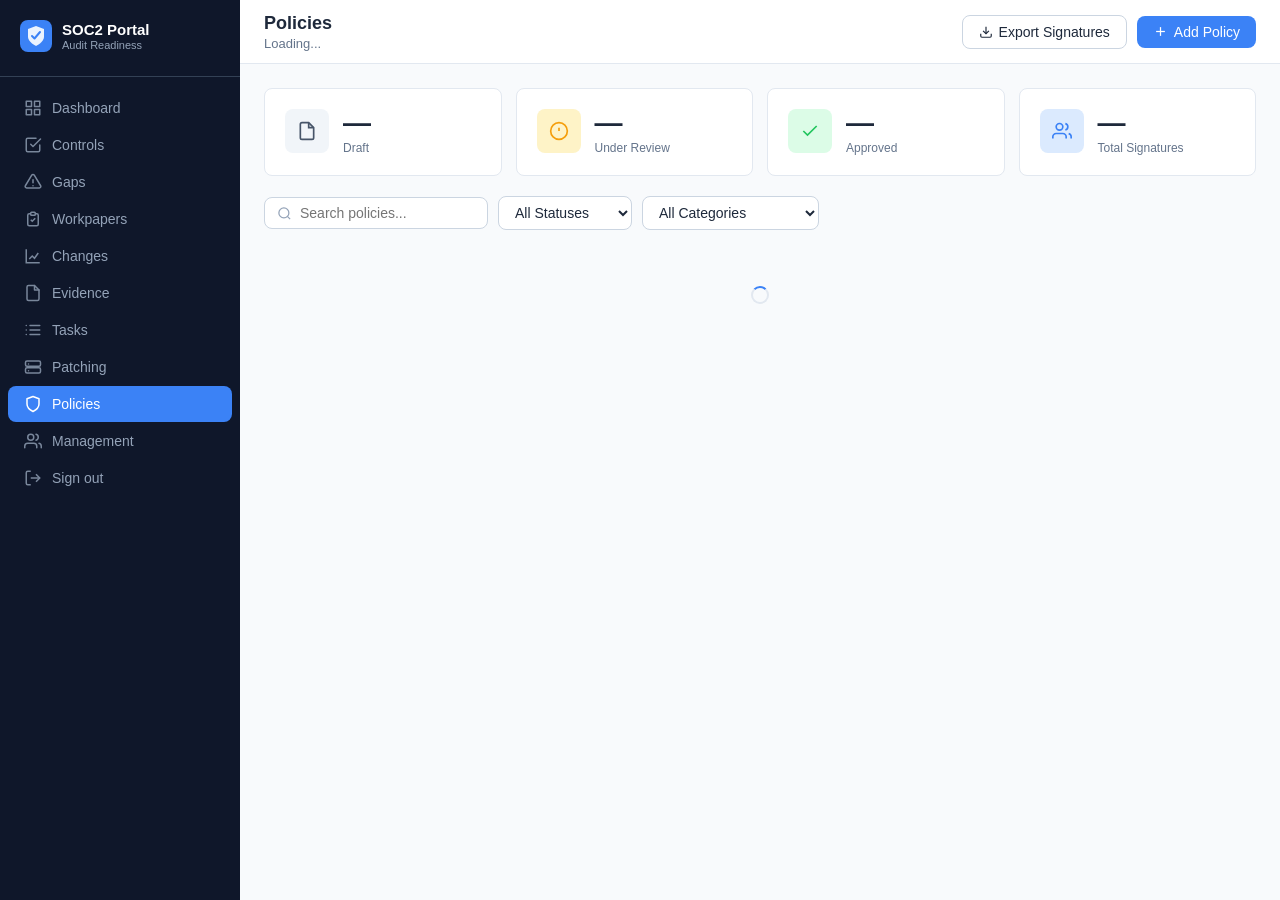
<file: policies.html>
<!DOCTYPE html>
<html lang="en">
<head>
<meta charset="UTF-8"><meta name="viewport" content="width=device-width, initial-scale=1">
<title>Policies — SOC2 Readiness Portal</title>
<link rel="stylesheet" href="/css/style.css">
<style>
.policy-content-body {
  white-space: pre-wrap; font-size: 13px; line-height: 1.7;
  color: var(--text-primary); font-family: -apple-system, BlinkMacSystemFont, 'Segoe UI', sans-serif;
  max-height: 420px; overflow-y: auto; background: var(--slate-50);
  border: 1px solid var(--slate-200); border-radius: var(--radius);
  padding: 20px; margin-bottom: 16px;
}
.sig-row {
  display: flex; align-items: center; gap: 12px;
  padding: 10px 14px; background: var(--slate-50);
  border-radius: var(--radius); margin-bottom: 6px;
  font-size: 13px; border: 1px solid var(--slate-200);
}
.sig-avatar {
  width: 32px; height: 32px; border-radius: 50%;
  background: var(--blue-100); color: var(--blue-600);
  display: flex; align-items: center; justify-content: center;
  font-weight: 700; font-size: 13px; flex-shrink: 0;
}
.policy-card { cursor: default; }
.sign-confirm {
  display: flex; align-items: flex-start; gap: 10px;
  background: var(--blue-50); border: 1px solid var(--blue-100);
  border-radius: var(--radius); padding: 12px 14px; margin-top: 8px;
}
.sign-confirm input[type=checkbox] { margin-top: 2px; accent-color: var(--blue-500); }
.modal { max-width: 720px; }
</style>
</head>
<body>
<div class="layout">
  <aside class="sidebar">
    <div class="sidebar-logo">
      <svg width="32" height="32" viewBox="0 0 32 32" fill="none"><rect width="32" height="32" rx="8" fill="#3b82f6"/><path d="M16 6l8 3v8c0 5-8 9-8 9s-8-4-8-9V9l8-3z" fill="white" opacity=".9"/><path d="M12 16l2.5 2.5L20 12" stroke="#3b82f6" stroke-width="2" stroke-linecap="round" stroke-linejoin="round"/></svg>
      <div><div class="sidebar-logo-text">SOC2 Portal</div><div class="sidebar-logo-sub">Audit Readiness</div></div>
    </div>
    <nav class="sidebar-nav" id="sidebar-nav"></nav>
  </aside>
  <div class="main">
    <header class="topbar">
      <div><div class="topbar-title">Policies</div><div class="topbar-sub" id="policies-subtitle">Loading...</div></div>
      <div class="topbar-actions">
        <button class="btn btn-secondary" onclick="exportSignatures()">
          <svg width="14" height="14" viewBox="0 0 24 24" fill="none" stroke="currentColor" stroke-width="2"><path d="M21 15v4a2 2 0 01-2 2H5a2 2 0 01-2-2v-4"/><polyline points="7 10 12 15 17 10"/><line x1="12" y1="15" x2="12" y2="3"/></svg>
          Export Signatures
        </button>
        <button class="btn btn-primary" onclick="newPolicy()">
          <svg width="15" height="15" viewBox="0 0 24 24" fill="none" stroke="currentColor" stroke-width="2"><line x1="12" y1="5" x2="12" y2="19"/><line x1="5" y1="12" x2="19" y2="12"/></svg>
          Add Policy
        </button>
      </div>
    </header>
    <div class="content">

      <!-- Summary cards -->
      <div style="display:grid;grid-template-columns:repeat(4,1fr);gap:14px;margin-bottom:20px">
        <div class="stat-card"><div class="stat-icon" style="background:var(--slate-50);color:var(--navy-600)"><svg width="20" height="20" viewBox="0 0 24 24" fill="none" stroke="currentColor" stroke-width="2"><path d="M14 2H6a2 2 0 00-2 2v16a2 2 0 002 2h12a2 2 0 002-2V8z"/><polyline points="14 2 14 8 20 8"/></svg></div><div><div class="stat-value" id="stat-draft">—</div><div class="stat-label">Draft</div></div></div>
        <div class="stat-card"><div class="stat-icon yellow"><svg width="20" height="20" viewBox="0 0 24 24" fill="none" stroke="currentColor" stroke-width="2"><circle cx="12" cy="12" r="10"/><line x1="12" y1="8" x2="12" y2="12"/><line x1="12" y1="16" x2="12.01" y2="16"/></svg></div><div><div class="stat-value" id="stat-review">—</div><div class="stat-label">Under Review</div></div></div>
        <div class="stat-card"><div class="stat-icon green"><svg width="20" height="20" viewBox="0 0 24 24" fill="none" stroke="currentColor" stroke-width="2"><polyline points="20 6 9 17 4 12"/></svg></div><div><div class="stat-value" id="stat-approved">—</div><div class="stat-label">Approved</div></div></div>
        <div class="stat-card"><div class="stat-icon blue"><svg width="20" height="20" viewBox="0 0 24 24" fill="none" stroke="currentColor" stroke-width="2"><path d="M17 21v-2a4 4 0 00-4-4H5a4 4 0 00-4 4v2"/><circle cx="9" cy="7" r="4"/><path d="M23 21v-2a4 4 0 00-3-3.87"/><path d="M16 3.13a4 4 0 010 7.75"/></svg></div><div><div class="stat-value" id="stat-sigs">—</div><div class="stat-label">Total Signatures</div></div></div>
      </div>

      <div class="toolbar">
        <div class="search-box">
          <svg width="15" height="15" viewBox="0 0 24 24" fill="none" stroke="currentColor" stroke-width="2"><circle cx="11" cy="11" r="8"/><line x1="21" y1="21" x2="16.65" y2="16.65"/></svg>
          <input type="text" id="search" placeholder="Search policies..." oninput="filterPolicies()">
        </div>
        <select class="filter-select" id="filter-status" onchange="filterPolicies()">
          <option value="">All Statuses</option>
          <option value="draft">Draft</option>
          <option value="under_review">Under Review</option>
          <option value="approved">Approved</option>
        </select>
        <select class="filter-select" id="filter-category" onchange="filterPolicies()">
          <option value="">All Categories</option>
          <option value="Security">Security</option>
          <option value="Access Management">Access Management</option>
          <option value="Operations">Operations</option>
          <option value="Confidentiality">Confidentiality</option>
          <option value="Risk Management">Risk Management</option>
          <option value="Availability">Availability</option>
        </select>
        <span id="policies-count" style="color:var(--text-secondary);font-size:13px;margin-left:auto"></span>
      </div>

      <div class="policy-grid" id="policy-grid">
        <div style="grid-column:1/-1;text-align:center;padding:40px"><div class="spinner"></div></div>
      </div>
    </div>
  </div>
</div>

<!-- View & Sign Modal -->
<div class="modal-overlay hidden" id="view-modal">
  <div class="modal" style="max-width:780px">
    <div class="modal-header">
      <div>
        <div class="modal-title" id="view-policy-name"></div>
        <div style="font-size:12px;color:var(--text-secondary);margin-top:3px" id="view-policy-meta"></div>
      </div>
      <button class="modal-close" onclick="closeModal('view-modal')">&times;</button>
    </div>
    <div class="modal-body">
      <!-- Tabs -->
      <div style="display:flex;gap:0;border-bottom:1px solid var(--slate-200);margin-bottom:16px">
        <button class="tab-btn active" id="tab-content" onclick="switchTab('content')" style="padding:8px 18px;border:none;background:none;font-size:14px;font-weight:600;color:var(--blue-500);border-bottom:2px solid var(--blue-500);cursor:pointer">Policy Content</button>
        <button class="tab-btn" id="tab-sigs" onclick="switchTab('sigs')" style="padding:8px 18px;border:none;background:none;font-size:14px;font-weight:500;color:var(--text-secondary);cursor:pointer">Signatures (<span id="sig-count-tab">0</span>)</button>
      </div>

      <!-- Content tab -->
      <div id="panel-content">
        <div class="policy-content-body" id="view-policy-content"></div>
        <div style="border-top:1px solid var(--slate-200);padding-top:16px">
          <div style="font-size:13px;font-weight:600;margin-bottom:10px">Sign this Policy</div>
          <div class="form-row">
            <div class="form-group" style="margin-bottom:8px">
              <label class="form-label">Your Name <span>*</span></label>
              <input class="form-control" id="sign-name" type="text" placeholder="Full name">
            </div>
            <div class="form-group" style="margin-bottom:8px">
              <label class="form-label">Title / Role</label>
              <input class="form-control" id="sign-title" type="text" placeholder="e.g., Security Engineer">
            </div>
          </div>
          <div class="sign-confirm">
            <input type="checkbox" id="sign-ack">
            <label for="sign-ack" style="font-size:13px;cursor:pointer">I confirm that I have read, understood, and agree to comply with this policy. I understand this constitutes an electronic signature.</label>
          </div>
          <div style="margin-top:12px;display:flex;gap:8px;justify-content:flex-end">
            <button class="btn btn-secondary" onclick="closeModal('view-modal')">Close</button>
            <button class="btn btn-primary" id="sign-btn" onclick="signPolicy()">
              <svg width="14" height="14" viewBox="0 0 24 24" fill="none" stroke="currentColor" stroke-width="2"><path d="M12 19l7-7 3 3-7 7-3-3z"/><path d="M18 13l-1.5-7.5L2 2l3.5 14.5L13 18l5-5z"/><path d="M2 2l7.586 7.586"/><circle cx="11" cy="11" r="2"/></svg>
              Sign Policy
            </button>
          </div>
        </div>
      </div>

      <!-- Signatures tab -->
      <div id="panel-sigs" style="display:none">
        <div id="sigs-list"></div>
        <div id="sigs-empty" class="empty-state" style="display:none;padding:30px">
          <svg width="36" height="36" viewBox="0 0 24 24" fill="none" stroke="currentColor" stroke-width="1.5"><path d="M17 21v-2a4 4 0 00-4-4H5a4 4 0 00-4 4v2"/><circle cx="9" cy="7" r="4"/></svg>
          <p>No signatures yet</p>
        </div>
      </div>
    </div>
  </div>
</div>

<!-- Edit Modal -->
<div class="modal-overlay hidden" id="policy-modal">
  <div class="modal" style="max-width:680px">
    <div class="modal-header">
      <span class="modal-title" id="policy-modal-title">Edit Policy</span>
      <button class="modal-close" onclick="closeModal('policy-modal')">&times;</button>
    </div>
    <div class="modal-body">
      <input type="hidden" id="policy-id">
      <div class="form-group">
        <label class="form-label">Policy Name <span>*</span></label>
        <input class="form-control" id="policy-name" type="text">
      </div>
      <div class="form-row">
        <div class="form-group">
          <label class="form-label">Category</label>
          <select class="form-control" id="policy-category">
            <option>Security</option><option>Access Management</option>
            <option>Operations</option><option>Confidentiality</option>
            <option>Risk Management</option><option>Availability</option><option>General</option>
          </select>
        </div>
        <div class="form-group">
          <label class="form-label">Status</label>
          <select class="form-control" id="policy-status">
            <option value="draft">Draft</option>
            <option value="under_review">Under Review</option>
            <option value="approved">Approved</option>
          </select>
        </div>
      </div>
      <div class="form-row">
        <div class="form-group">
          <label class="form-label">Owner</label>
          <input class="form-control" id="policy-owner" type="text" placeholder="Name or team">
        </div>
        <div class="form-group">
          <label class="form-label">Version</label>
          <input class="form-control" id="policy-version" type="text" placeholder="1.0">
        </div>
      </div>
      <div class="form-group">
        <label class="form-label">Review Date</label>
        <input class="form-control" id="policy-review" type="date">
      </div>
      <div class="form-group">
        <label class="form-label">Description</label>
        <input class="form-control" id="policy-desc" type="text" placeholder="Brief summary">
      </div>
      <div class="form-group">
        <label class="form-label">Policy Content</label>
        <textarea class="form-control" id="policy-content" style="min-height:280px;font-family:inherit;font-size:13px;line-height:1.6"></textarea>
        <div class="form-hint">Full policy text — supports plain text. Updating content will require re-signing by all users.</div>
      </div>
    </div>
    <div class="modal-footer">
      <button class="btn btn-secondary" onclick="closeModal('policy-modal')">Cancel</button>
      <button class="btn btn-primary" onclick="savePolicy()">Save Policy</button>
    </div>
  </div>
</div>

<script src="/js/api.js"></script>
<script src="/js/policies.js"></script>
</body>
</html>
</file>
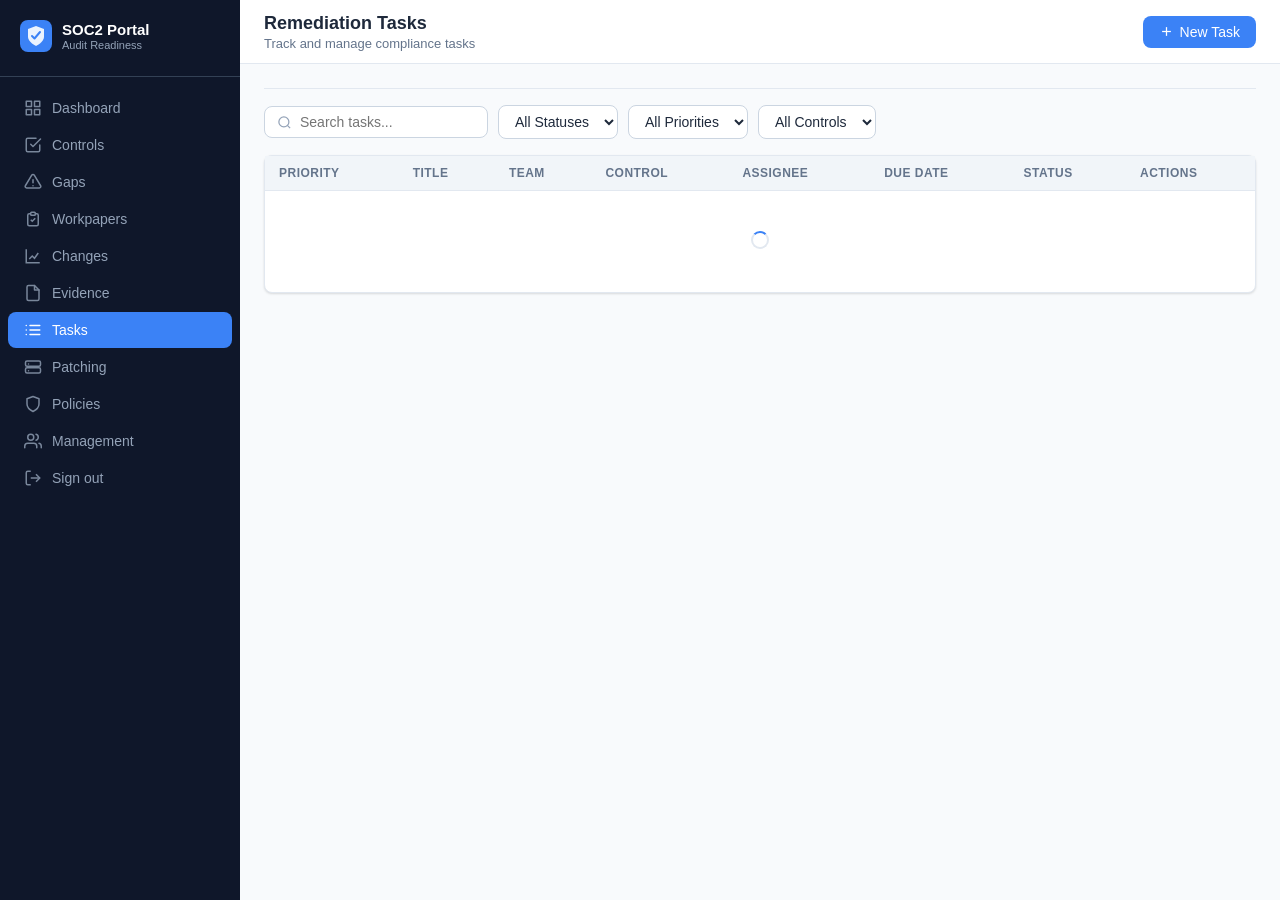
<file: tasks.html>
<!DOCTYPE html>
<html lang="en">
<head>
<meta charset="UTF-8"><meta name="viewport" content="width=device-width, initial-scale=1">
<title>Tasks — SOC2 Readiness Portal</title>
<link rel="stylesheet" href="/css/style.css">
</head>
<body>
<div class="layout">
  <aside class="sidebar">
    <div class="sidebar-logo">
      <svg width="32" height="32" viewBox="0 0 32 32" fill="none"><rect width="32" height="32" rx="8" fill="#3b82f6"/><path d="M16 6l8 3v8c0 5-8 9-8 9s-8-4-8-9V9l8-3z" fill="white" opacity=".9"/><path d="M12 16l2.5 2.5L20 12" stroke="#3b82f6" stroke-width="2" stroke-linecap="round" stroke-linejoin="round"/></svg>
      <div><div class="sidebar-logo-text">SOC2 Portal</div><div class="sidebar-logo-sub">Audit Readiness</div></div>
    </div>
    <nav class="sidebar-nav" id="sidebar-nav"></nav>
  </aside>
  <div class="main">
    <header class="topbar">
      <div><div class="topbar-title">Remediation Tasks</div><div class="topbar-sub" id="tasks-subtitle">Track and manage compliance tasks</div></div>
      <div class="topbar-actions">
        <button class="btn btn-primary" onclick="openModal('task-modal'); resetTaskForm()">
          <svg width="15" height="15" viewBox="0 0 24 24" fill="none" stroke="currentColor" stroke-width="2"><line x1="12" y1="5" x2="12" y2="19"/><line x1="5" y1="12" x2="19" y2="12"/></svg>
          New Task
        </button>
      </div>
    </header>
    <div class="content">
      <div class="tabs" id="tasks-tabs"></div>

      <div class="toolbar">
        <div class="search-box">
          <svg width="15" height="15" viewBox="0 0 24 24" fill="none" stroke="currentColor" stroke-width="2"><circle cx="11" cy="11" r="8"/><line x1="21" y1="21" x2="16.65" y2="16.65"/></svg>
          <input type="text" id="search" placeholder="Search tasks..." oninput="filterTasks()">
        </div>
        <select class="filter-select" id="filter-status" onchange="filterTasks()">
          <option value="">All Statuses</option>
          <option value="open">Open</option>
          <option value="closed">Closed</option>
        </select>
        <select class="filter-select" id="filter-priority" onchange="filterTasks()">
          <option value="">All Priorities</option>
          <option value="high">High</option>
          <option value="medium">Medium</option>
          <option value="low">Low</option>
        </select>
        <select class="filter-select" id="filter-control" onchange="filterTasks()">
          <option value="">All Controls</option>
        </select>
        <span id="tasks-count" style="color:var(--text-secondary);font-size:13px;margin-left:auto"></span>
      </div>

      <div class="card">
        <div class="table-wrap">
          <table>
            <thead>
              <tr>
                <th>Priority</th>
                <th>Title</th>
                <th id="th-team">Team</th>
                <th>Control</th>
                <th>Assignee</th>
                <th>Due Date</th>
                <th>Status</th>
                <th>Actions</th>
              </tr>
            </thead>
            <tbody id="tasks-tbody">
              <tr><td colspan="8" style="text-align:center;padding:40px"><div class="spinner"></div></td></tr>
            </tbody>
          </table>
        </div>
      </div>
    </div>
  </div>
</div>

<!-- Task Modal -->
<div class="modal-overlay hidden" id="task-modal">
  <div class="modal">
    <div class="modal-header">
      <span class="modal-title" id="task-modal-title">New Task</span>
      <button class="modal-close" onclick="closeModal('task-modal')">&times;</button>
    </div>
    <div class="modal-body">
      <input type="hidden" id="task-id">
      <div class="form-group">
        <label class="form-label">Title <span>*</span></label>
        <input class="form-control" id="task-title" type="text" placeholder="e.g., Implement MFA for admin accounts">
      </div>
      <div class="form-group">
        <label class="form-label">Description</label>
        <textarea class="form-control" id="task-desc" placeholder="Describe the remediation action..."></textarea>
      </div>
      <div class="form-row">
        <div class="form-group">
          <label class="form-label">Team <span>*</span></label>
          <select class="form-control" id="task-category">
            <option value="business">Business</option>
            <option value="it">IT</option>
            <option value="hr">HR</option>
          </select>
        </div>
        <div class="form-group">
          <label class="form-label">Assignee</label>
          <input class="form-control" id="task-assignee" type="text" placeholder="Name or person">
        </div>
      </div>
      <div class="form-row">
        <div class="form-group">
          <label class="form-label">Linked Control</label>
          <select class="form-control" id="task-control">
            <option value="">None</option>
          </select>
        </div>
        <div class="form-group">
          <label class="form-label">Priority</label>
          <select class="form-control" id="task-priority">
            <option value="high">High</option>
            <option value="medium" selected>Medium</option>
            <option value="low">Low</option>
          </select>
        </div>
      </div>
      <div class="form-row">
        <div class="form-group">
          <label class="form-label">Due Date</label>
          <input class="form-control" id="task-due" type="date">
        </div>
      </div>
      <div class="form-group" id="task-status-group" style="display:none">
        <label class="form-label">Status</label>
        <select class="form-control" id="task-status">
          <option value="open">Open</option>
          <option value="closed">Closed</option>
        </select>
      </div>
    </div>
    <div class="modal-footer">
      <button class="btn btn-secondary" onclick="closeModal('task-modal')">Cancel</button>
      <button class="btn btn-primary" onclick="saveTask()">Save Task</button>
    </div>
  </div>
</div>

<script src="/js/api.js"></script>
<script src="/js/tasks.js"></script>
</body>
</html>
</file>
<file: css/style.css>
/* ===== Reset & Base ===== */
*, *::before, *::after { box-sizing: border-box; margin: 0; padding: 0; }
:root {
  --sidebar-w: 240px;
  --navy-900: #0f172a;
  --navy-800: #1e293b;
  --navy-700: #334155;
  --navy-600: #475569;
  --blue-500: #3b82f6;
  --blue-600: #2563eb;
  --blue-100: #dbeafe;
  --blue-50:  #eff6ff;
  --green-500: #22c55e;
  --green-100: #dcfce7;
  --red-500: #ef4444;
  --red-100: #fee2e2;
  --yellow-500: #f59e0b;
  --yellow-100: #fef3c7;
  --slate-100: #94a3b8;
  --slate-50: #f1f5f9;
  --slate-200: #e2e8f0;
  --slate-300: #cbd5e1;
  --text-primary: #1e293b;
  --text-secondary: #64748b;
  --white: #ffffff;
  --content-bg: #f8fafc;
  --header-h: 64px;
  --radius: 8px;
  --shadow-sm: 0 1px 3px rgba(0,0,0,.08), 0 1px 2px rgba(0,0,0,.06);
  --shadow: 0 4px 6px -1px rgba(0,0,0,.1), 0 2px 4px -1px rgba(0,0,0,.06);
  --shadow-lg: 0 10px 15px -3px rgba(0,0,0,.1), 0 4px 6px -2px rgba(0,0,0,.05);
}

html, body { height: 100%; font-family: -apple-system, BlinkMacSystemFont, 'Segoe UI', sans-serif; font-size: 14px; color: var(--text-primary); background: var(--content-bg); }

a { color: var(--blue-500); text-decoration: none; }
a:hover { text-decoration: underline; }
button { cursor: pointer; font-family: inherit; }
input, select, textarea { font-family: inherit; font-size: 14px; }

/* ===== Layout ===== */
.layout { display: flex; min-height: 100vh; }

/* Sidebar */
.sidebar {
  width: var(--sidebar-w);
  background: var(--navy-900);
  display: flex; flex-direction: column;
  position: fixed; left: 0; top: 0; bottom: 0; z-index: 100;
  overflow-y: auto;
}

.sidebar-logo {
  display: flex; align-items: center; gap: 10px;
  padding: 20px 20px 24px;
  border-bottom: 1px solid var(--navy-700);
}
.sidebar-logo svg { flex-shrink: 0; }
.sidebar-logo-text { color: var(--white); font-size: 15px; font-weight: 700; line-height: 1.2; }
.sidebar-logo-sub { color: var(--slate-100); font-size: 11px; font-weight: 400; }

.sidebar-nav { padding: 12px 0; flex: 1; }
.nav-section { padding: 16px 16px 6px; color: var(--slate-100); font-size: 11px; font-weight: 600; letter-spacing: .08em; text-transform: uppercase; }

.nav-item {
  display: flex; align-items: center; gap: 10px;
  padding: 9px 16px; margin: 1px 8px;
  border-radius: var(--radius);
  color: #94a3b8; font-size: 14px; font-weight: 500;
  transition: background .15s, color .15s;
  text-decoration: none;
}
.nav-item:hover { background: var(--navy-800); color: var(--white); text-decoration: none; }
.nav-item.active { background: var(--blue-500); color: var(--white); }
.nav-item svg { flex-shrink: 0; opacity: .8; }
.nav-item.active svg, .nav-item:hover svg { opacity: 1; }

.nav-badge {
  margin-left: auto; background: var(--red-500); color: white;
  font-size: 11px; font-weight: 700; padding: 1px 6px; border-radius: 10px;
  min-width: 18px; text-align: center;
}

/* Main Content */
.main { margin-left: var(--sidebar-w); flex: 1; display: flex; flex-direction: column; min-height: 100vh; }

.topbar {
  height: var(--header-h); background: var(--white);
  border-bottom: 1px solid var(--slate-200);
  display: flex; align-items: center; justify-content: space-between;
  padding: 0 24px; position: sticky; top: 0; z-index: 50;
}
.topbar-title { font-size: 18px; font-weight: 700; color: var(--text-primary); }
.topbar-sub { font-size: 13px; color: var(--text-secondary); margin-top: 2px; }
.topbar-actions { display: flex; gap: 10px; align-items: center; }

.content { padding: 24px; flex: 1; }

/* ===== Buttons ===== */
.btn {
  display: inline-flex; align-items: center; gap: 6px;
  padding: 8px 16px; border-radius: var(--radius);
  font-size: 14px; font-weight: 500; border: none;
  transition: background .15s, box-shadow .15s;
}
.btn-primary { background: var(--blue-500); color: white; }
.btn-primary:hover { background: var(--blue-600); }
.btn-secondary { background: var(--white); color: var(--text-primary); border: 1px solid var(--slate-300); }
.btn-secondary:hover { background: var(--slate-50); }
.btn-danger { background: var(--red-500); color: white; }
.btn-danger:hover { background: #dc2626; }
.btn-sm { padding: 5px 10px; font-size: 12px; }
.btn-ghost { background: transparent; color: var(--text-secondary); padding: 5px 8px; }
.btn-ghost:hover { background: var(--slate-50); color: var(--text-primary); }

/* ===== Cards ===== */
.card { background: var(--white); border-radius: var(--radius); border: 1px solid var(--slate-200); box-shadow: var(--shadow-sm); }
.card-header { padding: 16px 20px; border-bottom: 1px solid var(--slate-200); display: flex; align-items: center; justify-content: space-between; }
.card-title { font-size: 15px; font-weight: 600; color: var(--text-primary); }
.card-body { padding: 20px; }

/* ===== Stats Grid ===== */
.stats-grid { display: grid; grid-template-columns: repeat(auto-fit, minmax(200px, 1fr)); gap: 16px; margin-bottom: 24px; }
.stat-card {
  background: var(--white); border-radius: var(--radius);
  border: 1px solid var(--slate-200); padding: 20px;
  display: flex; align-items: flex-start; gap: 14px;
}
.stat-icon {
  width: 44px; height: 44px; border-radius: var(--radius);
  display: flex; align-items: center; justify-content: center; flex-shrink: 0;
}
.stat-icon.blue  { background: var(--blue-100); color: var(--blue-500); }
.stat-icon.green { background: var(--green-100); color: var(--green-500); }
.stat-icon.red   { background: var(--red-100); color: var(--red-500); }
.stat-icon.yellow{ background: var(--yellow-100); color: var(--yellow-500); }
.stat-value { font-size: 28px; font-weight: 700; line-height: 1; color: var(--text-primary); }
.stat-label { font-size: 12px; color: var(--text-secondary); margin-top: 4px; font-weight: 500; }
.stat-sub { font-size: 12px; color: var(--text-secondary); margin-top: 6px; }

/* ===== Readiness Score ===== */
.score-ring { text-anchor: middle; }
.score-number { font-size: 36px; font-weight: 800; fill: var(--text-primary); }
.score-label { font-size: 12px; fill: var(--text-secondary); }

/* ===== Dashboard Grid ===== */
.dashboard-grid { display: grid; grid-template-columns: 1fr 1fr; gap: 20px; }
.dashboard-grid .full { grid-column: 1 / -1; }
@media (max-width: 900px) { .dashboard-grid { grid-template-columns: 1fr; } }

/* ===== Category Bars ===== */
.cat-bar-row { display: flex; align-items: center; gap: 12px; margin-bottom: 12px; }
.cat-bar-label { width: 90px; font-size: 12px; font-weight: 600; color: var(--text-secondary); flex-shrink: 0; }
.cat-bar-track { flex: 1; height: 8px; background: var(--slate-200); border-radius: 4px; overflow: hidden; }
.cat-bar-fill { height: 100%; background: var(--green-500); border-radius: 4px; transition: width .5s ease; }
.cat-bar-pct { font-size: 12px; font-weight: 600; color: var(--text-secondary); width: 36px; text-align: right; }

/* ===== Status Badges ===== */
.badge {
  display: inline-flex; align-items: center; gap: 4px;
  padding: 3px 8px; border-radius: 100px;
  font-size: 12px; font-weight: 600;
}
.badge-compliant   { background: var(--green-100); color: #15803d; }
.badge-gap         { background: var(--red-100); color: #dc2626; }
.badge-in_progress { background: var(--yellow-100); color: #d97706; }
.badge-not_started { background: var(--slate-50); color: var(--navy-600); border: 1px solid var(--slate-200); }
.badge-open        { background: var(--blue-100); color: var(--blue-600); }
.badge-closed      { background: var(--green-100); color: #15803d; }
.badge-draft       { background: var(--slate-50); color: var(--navy-600); border: 1px solid var(--slate-200); }
.badge-under_review{ background: var(--yellow-100); color: #d97706; }
.badge-approved    { background: var(--green-100); color: #15803d; }
.badge-high        { background: var(--red-100); color: #dc2626; }
.badge-medium      { background: var(--yellow-100); color: #d97706; }
.badge-low         { background: var(--green-100); color: #15803d; }
.badge-business    { background: #ede9fe; color: #6d28d9; }
.badge-it          { background: var(--blue-100); color: var(--blue-600); }
.badge-hr          { background: #ffe4e6; color: #be123c; }

/* ===== Tabs ===== */
.tabs {
  display: flex; gap: 4px; flex-wrap: wrap;
  border-bottom: 1px solid var(--slate-200); margin-bottom: 16px;
}
.tab {
  display: inline-flex; align-items: center; gap: 8px;
  background: none; border: none; border-bottom: 2px solid transparent;
  padding: 10px 16px; margin-bottom: -1px;
  font-size: 14px; font-weight: 600; color: var(--text-secondary);
}
.tab:hover { color: var(--text-primary); background: var(--slate-50); }
.tab.active { color: var(--blue-600); border-bottom-color: var(--blue-500); }
.tab-count {
  background: var(--slate-50); border: 1px solid var(--slate-200);
  border-radius: 100px; padding: 1px 7px; font-size: 12px; font-weight: 600;
  color: var(--text-secondary);
}
.tab.active .tab-count { background: var(--blue-100); border-color: var(--blue-100); color: var(--blue-600); }
.tab-count.overdue { background: var(--red-100); border-color: var(--red-100); color: #dc2626; }

/* ===== Tables ===== */
.table-wrap { overflow-x: auto; }
table { width: 100%; border-collapse: collapse; }
thead th {
  background: var(--slate-50); padding: 10px 14px;
  text-align: left; font-size: 12px; font-weight: 600;
  color: var(--text-secondary); letter-spacing: .04em; text-transform: uppercase;
  border-bottom: 1px solid var(--slate-200); white-space: nowrap;
}
tbody td { padding: 12px 14px; border-bottom: 1px solid var(--slate-200); font-size: 14px; vertical-align: middle; }
tbody tr:last-child td { border-bottom: none; }
tbody tr:hover { background: var(--slate-50); }
.td-mono { font-family: 'SF Mono', 'Fira Code', monospace; font-size: 12px; color: var(--blue-600); font-weight: 600; }
.td-name { font-weight: 500; }
.td-muted { color: var(--text-secondary); font-size: 13px; }
.td-actions { display: flex; gap: 4px; }

/* ===== Filters / Toolbar ===== */
.toolbar { display: flex; gap: 10px; margin-bottom: 16px; align-items: center; flex-wrap: wrap; }
.search-box {
  display: flex; align-items: center; gap: 8px;
  background: var(--white); border: 1px solid var(--slate-300);
  border-radius: var(--radius); padding: 7px 12px; min-width: 220px;
}
.search-box input { border: none; outline: none; background: transparent; width: 100%; font-size: 14px; }
.search-box svg { color: var(--slate-100); flex-shrink: 0; }
.filter-select {
  background: var(--white); border: 1px solid var(--slate-300);
  border-radius: var(--radius); padding: 7px 12px; font-size: 14px;
  color: var(--text-primary); outline: none;
}
.filter-select:focus { border-color: var(--blue-500); }

/* ===== Modals ===== */
.modal-overlay {
  position: fixed; inset: 0; background: rgba(0,0,0,.5);
  display: flex; align-items: center; justify-content: center;
  z-index: 1000; padding: 20px;
}
.modal-overlay.hidden { display: none; }
.modal {
  background: var(--white); border-radius: 12px;
  width: 100%; max-width: 560px; max-height: 90vh;
  overflow-y: auto; box-shadow: var(--shadow-lg);
}
.modal-header {
  padding: 20px 24px; border-bottom: 1px solid var(--slate-200);
  display: flex; align-items: center; justify-content: space-between;
}
.modal-title { font-size: 16px; font-weight: 700; }
.modal-close { background: none; border: none; font-size: 20px; color: var(--text-secondary); cursor: pointer; padding: 0 4px; }
.modal-close:hover { color: var(--text-primary); }
.modal-body { padding: 24px; }
.modal-footer { padding: 16px 24px; border-top: 1px solid var(--slate-200); display: flex; gap: 10px; justify-content: flex-end; }

/* ===== Forms ===== */
.form-group { margin-bottom: 16px; }
.form-label { display: block; font-size: 13px; font-weight: 600; color: var(--text-primary); margin-bottom: 6px; }
.form-label span { color: var(--red-500); }
.form-control {
  display: block; width: 100%;
  padding: 8px 12px; border-radius: var(--radius);
  border: 1px solid var(--slate-300); font-size: 14px;
  color: var(--text-primary); outline: none;
  transition: border-color .15s;
}
.form-control:focus { border-color: var(--blue-500); box-shadow: 0 0 0 3px rgba(59,130,246,.1); }
textarea.form-control { min-height: 100px; resize: vertical; }
.form-row { display: grid; grid-template-columns: 1fr 1fr; gap: 14px; }
.form-hint { font-size: 12px; color: var(--text-secondary); margin-top: 4px; }

/* ===== Evidence Upload ===== */
.upload-zone {
  border: 2px dashed var(--slate-300); border-radius: var(--radius);
  padding: 40px 20px; text-align: center; cursor: pointer;
  transition: border-color .2s, background .2s;
  background: var(--slate-50);
}
.upload-zone:hover, .upload-zone.dragover { border-color: var(--blue-500); background: var(--blue-50); }
.upload-zone svg { color: var(--slate-100); margin-bottom: 12px; }
.upload-zone p { color: var(--text-secondary); font-size: 14px; }
.upload-zone strong { color: var(--blue-500); }
#upload-input { display: none; }

/* ===== Progress Bar ===== */
.progress-bar { height: 6px; background: var(--slate-200); border-radius: 3px; overflow: hidden; }
.progress-fill { height: 100%; border-radius: 3px; transition: width .3s ease; }
.progress-fill.green { background: var(--green-500); }
.progress-fill.blue  { background: var(--blue-500); }
.progress-fill.yellow{ background: var(--yellow-500); }
.progress-fill.red   { background: var(--red-500); }

/* ===== Empty States ===== */
.empty-state { text-align: center; padding: 60px 20px; color: var(--text-secondary); }
.empty-state svg { margin-bottom: 12px; opacity: .4; }
.empty-state h3 { font-size: 16px; color: var(--text-primary); margin-bottom: 6px; }
.empty-state p { font-size: 14px; }

/* ===== Upcoming list ===== */
.task-list { list-style: none; }
.task-list li {
  display: flex; align-items: flex-start; gap: 10px;
  padding: 10px 0; border-bottom: 1px solid var(--slate-200);
}
.task-list li:last-child { border-bottom: none; }
.task-dot { width: 8px; height: 8px; border-radius: 50%; background: var(--blue-500); margin-top: 5px; flex-shrink: 0; }
.task-dot.overdue { background: var(--red-500); }
.task-list .task-title { font-size: 13px; font-weight: 500; }
.task-list .task-meta { font-size: 12px; color: var(--text-secondary); }

/* ===== Policy card grid ===== */
.policy-grid { display: grid; grid-template-columns: repeat(auto-fill, minmax(300px, 1fr)); gap: 16px; }
.policy-card {
  background: var(--white); border-radius: var(--radius);
  border: 1px solid var(--slate-200); padding: 18px;
  display: flex; flex-direction: column; gap: 10px;
}
.policy-card-header { display: flex; align-items: flex-start; justify-content: space-between; gap: 8px; }
.policy-card-name { font-size: 14px; font-weight: 600; color: var(--text-primary); }
.policy-card-desc { font-size: 13px; color: var(--text-secondary); line-height: 1.5; }
.policy-card-footer { display: flex; align-items: center; justify-content: space-between; margin-top: 4px; }
.policy-card-meta { font-size: 12px; color: var(--text-secondary); }
.policy-actions { display: flex; gap: 6px; }

/* ===== Alerts ===== */
.alert { padding: 12px 16px; border-radius: var(--radius); font-size: 13px; margin-bottom: 16px; border-left: 4px solid; }
.alert-info  { background: var(--blue-50); border-color: var(--blue-500); color: var(--blue-600); }
.alert-warn  { background: var(--yellow-100); border-color: var(--yellow-500); color: #92400e; }

/* ===== Loading ===== */
.spinner { display: inline-block; width: 18px; height: 18px; border: 2px solid var(--slate-200); border-top-color: var(--blue-500); border-radius: 50%; animation: spin .6s linear infinite; }
@keyframes spin { to { transform: rotate(360deg); } }

/* ===== Toasts ===== */
#toast-container { position: fixed; bottom: 24px; right: 24px; z-index: 2000; display: flex; flex-direction: column; gap: 8px; }
.toast {
  background: var(--navy-800); color: white; padding: 12px 18px;
  border-radius: var(--radius); font-size: 13px; font-weight: 500;
  box-shadow: var(--shadow-lg); opacity: 1;
  transition: opacity .3s, transform .3s;
  max-width: 320px;
}
.toast.success { border-left: 3px solid var(--green-500); }
.toast.error   { border-left: 3px solid var(--red-500); }
.toast.hiding  { opacity: 0; transform: translateX(20px); }

/* ===== Responsive tweaks ===== */
@media (max-width: 768px) {
  .sidebar { transform: translateX(-100%); }
  .main { margin-left: 0; }
  .form-row { grid-template-columns: 1fr; }
}
</file>
